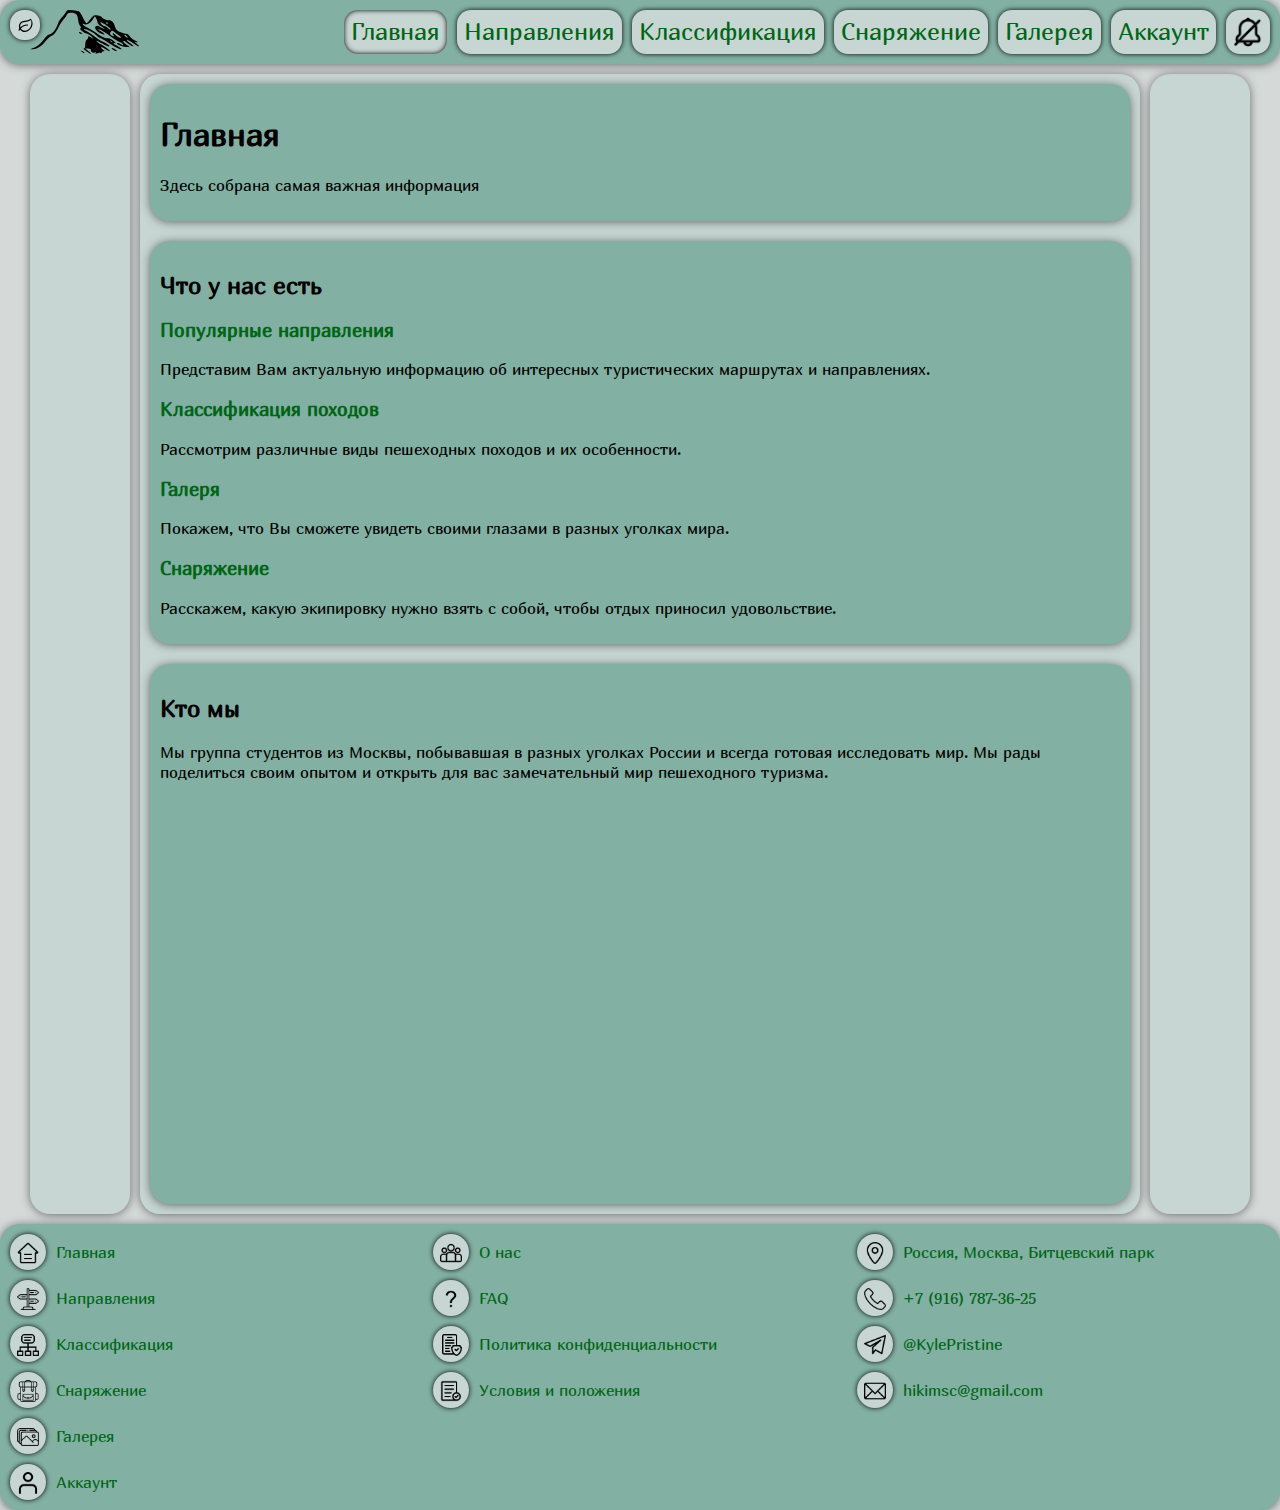
<file: index.html>
<!DOCTYPE html>
<html lang="ru">
    <head>
        <meta name="viewport" content="width=device-width, height=device-height, initial-scale=1.0">
        <meta charset="utf-8">
        <title>Пешеходный туризм — Главная</title>
        <link rel="icon" href="images/main/shortcut_icon_mountain.svg"> <!--Фавикон-->
        <link rel="stylesheet" href="css/style.css"> <!--Основной scc-->
    </head>
    <body>
        <img class="button" id="leaves-toggle" src="images/main/leaf.svg">
        <header>
            <img class="header-logo" src="images/main/shortcut_icon_mountain.svg">
            <button id="menu-button" class="button"><img class="header-menu-img" src="images/main/menu-icon.png"></button>
            <nav>
                <a class="button pressed" href="#top"><span class="header-menu-desc">Главная</span><img class="header-menu-img" src="images/main/home_icon.png"></a>
                <a class="button" href="directions.html"><span class="header-menu-desc">Направления</span><img class="header-menu-img" src="images/main/directions_icon.png"></a>
                <a class="button" href="classify.html"><span class="header-menu-desc">Классификация</span><img class="header-menu-img" src="images/main/classify_icon.png"></a>
                <a class="button" href="equipment.html"><span class="header-menu-desc">Снаряжение</span><img class="header-menu-img" src="images/main/equipment_icon.png"></a>
                <a class="button" href="gallery.html"><span class="header-menu-desc">Галерея</span><img class="header-menu-img" src="images/main/gallery_icon.png"></a>
                <a class="button" href="accuont.html"><span class="header-menu-desc">Аккаунт</span><img class="header-menu-img" src="images/main/account_icon.png"></a>
            </nav>
            <button id="noties-button" class="button"><img class="header-menu-img" src="images/main/noties_icon.png"></button>
            <div class="noties">
            </div>
        </header>

        <div class="left-bar">
        </div>

        <main>
            <section>
                <h1>Главная</h1>
                <p>Здесь собрана самая важная информация</p>
            </section>

            <section>
                <h2>Что у нас есть</h2>

                <h3><a href="directions.html" style=>Популярные направления</a></h3>
                <p>Представим Вам актуальную информацию об интересных туристических маршрутах и направлениях.</p>

                <h3><a href="classify.html" style=>Классификация походов</a></h3>
                <p>Рассмотрим различные виды пешеходных походов и их особенности.</p>

                <h3><a href="gallery.html">Галеря</a></h3>
                <p>Покажем, что Вы сможете увидеть своими глазами в разных уголках мира.</p>

                <h3><a href="equipment.html">Снаряжение</a></h3>
                <p>Расскажем, какую экипировку нужно взять с собой, чтобы отдых приносил удовольствие.</p>
            </section>

            <section id="about">
                <h2>Кто мы</h2>

                <p>Мы группа студентов из Москвы, побывавшая в разных уголках России и всегда готовая исследовать мир. 
                    Мы рады поделиться своим опытом и открыть для вас замечательный мир пешеходного туризма.</p>
                
                    <iframe src="https://www.google.com/maps/embed?pb=!1m18!1m12!1m3!1d3786.782609514928!2d37.567333022281126!3d55.64317390042353!2m3!1f0!2f0!3f0!3m2!1i1024!2i768!4f13.1!3m3!1m2!1s0x414ab379e23ab1b5%3A0xe0379a6993a1da2a!2z0J_QvtC70Y_QvdCwIGMg0LHQtdGB0LXQtNC60LDQvNC4INC80LDQvdCz0LDQuyBhY3Rpdml0eQ!5e0!3m2!1sru!2sru!4v1698655251243!5m2!1sru!2sru" width="100%" height="392" style="border:0;" allowfullscreen="" loading="lazy" referrerpolicy="no-referrer-when-downgrade"></iframe>
            </section>
        </main>

        <div class="right-bar">
        </div>

        <footer>
            <div class="footer-list">
                <a href="index.html#top"><div class="button footer-button"><img class="footer-icon" src="images/main/home_icon.png"></div>Главная</a>
                <a href="directions.html"><div class="button footer-button"><img class="footer-icon" src="images/main/directions_icon.png"></div>Направления</a>
                <a href="classify.html"><div class="button footer-button"><img class="footer-icon" src="images/main/classify_icon.png"></div>Классификация</a>
                <a href="equipment.html"><div class="button footer-button"><img class="footer-icon" src="images/main/equipment_icon.png"></div>Снаряжение</a>
                <a href="gallery.html"><div class="button footer-button"><img class="footer-icon" src="images/main/gallery_icon.png"></div>Галерея</a>
                <a href="accuont.html"><div class="button footer-button"><img class="footer-icon" src="images/main/account_icon.png"></div>Аккаунт</a>
            </div>
            <div class="footer-list">
                <a href="index.html#about"><div class="button footer-button"><img class="footer-icon" src="images/main/about_icon.png"></div>О нас</a>
                <a><div class="button footer-button"><img class="footer-icon" src="images/main/faq_icon.png"></div>FAQ</a>
                <a><div class="button footer-button"><img class="footer-icon" src="images/main/privacy_policy_icon.png"></div>Политика конфиденциальности</a>
                <a><div class="button footer-button"><img class="footer-icon" src="images/main/terms_and_conditions_icon.png"></div>Условия и положения</a>
            </div>
            <div class="footer-list">
                <a><div class="button footer-button"><img class="footer-icon" src="images/main/map_icon.png"></div>Россия, Москва, Битцевский парк</a>
                <a href="tel:89167873625"><div class="button footer-button"><img class="footer-icon" src="images/main/cell_icon.png"></div>+7 (916) 787-36-25</a>
                <a href="https://t.me/KylePristine"><div class="button footer-button"><img class="footer-icon" src="images/main/telegram_icon.png"></div>@KylePristine</a>
                <a href="mailto:hikimsc@gmail.com"><div class="button footer-button"><img  class="footer-icon" src="images/main/email_icon.png"></div>hikimsc@gmail.com</a>
            </div>
        </footer>

        <script src="js/show-menu.js"></script>
        <script src="js/show-noties.js"></script>
        <script src="js/leaf-trace.js"></script>
    </body>
</html>
</file>
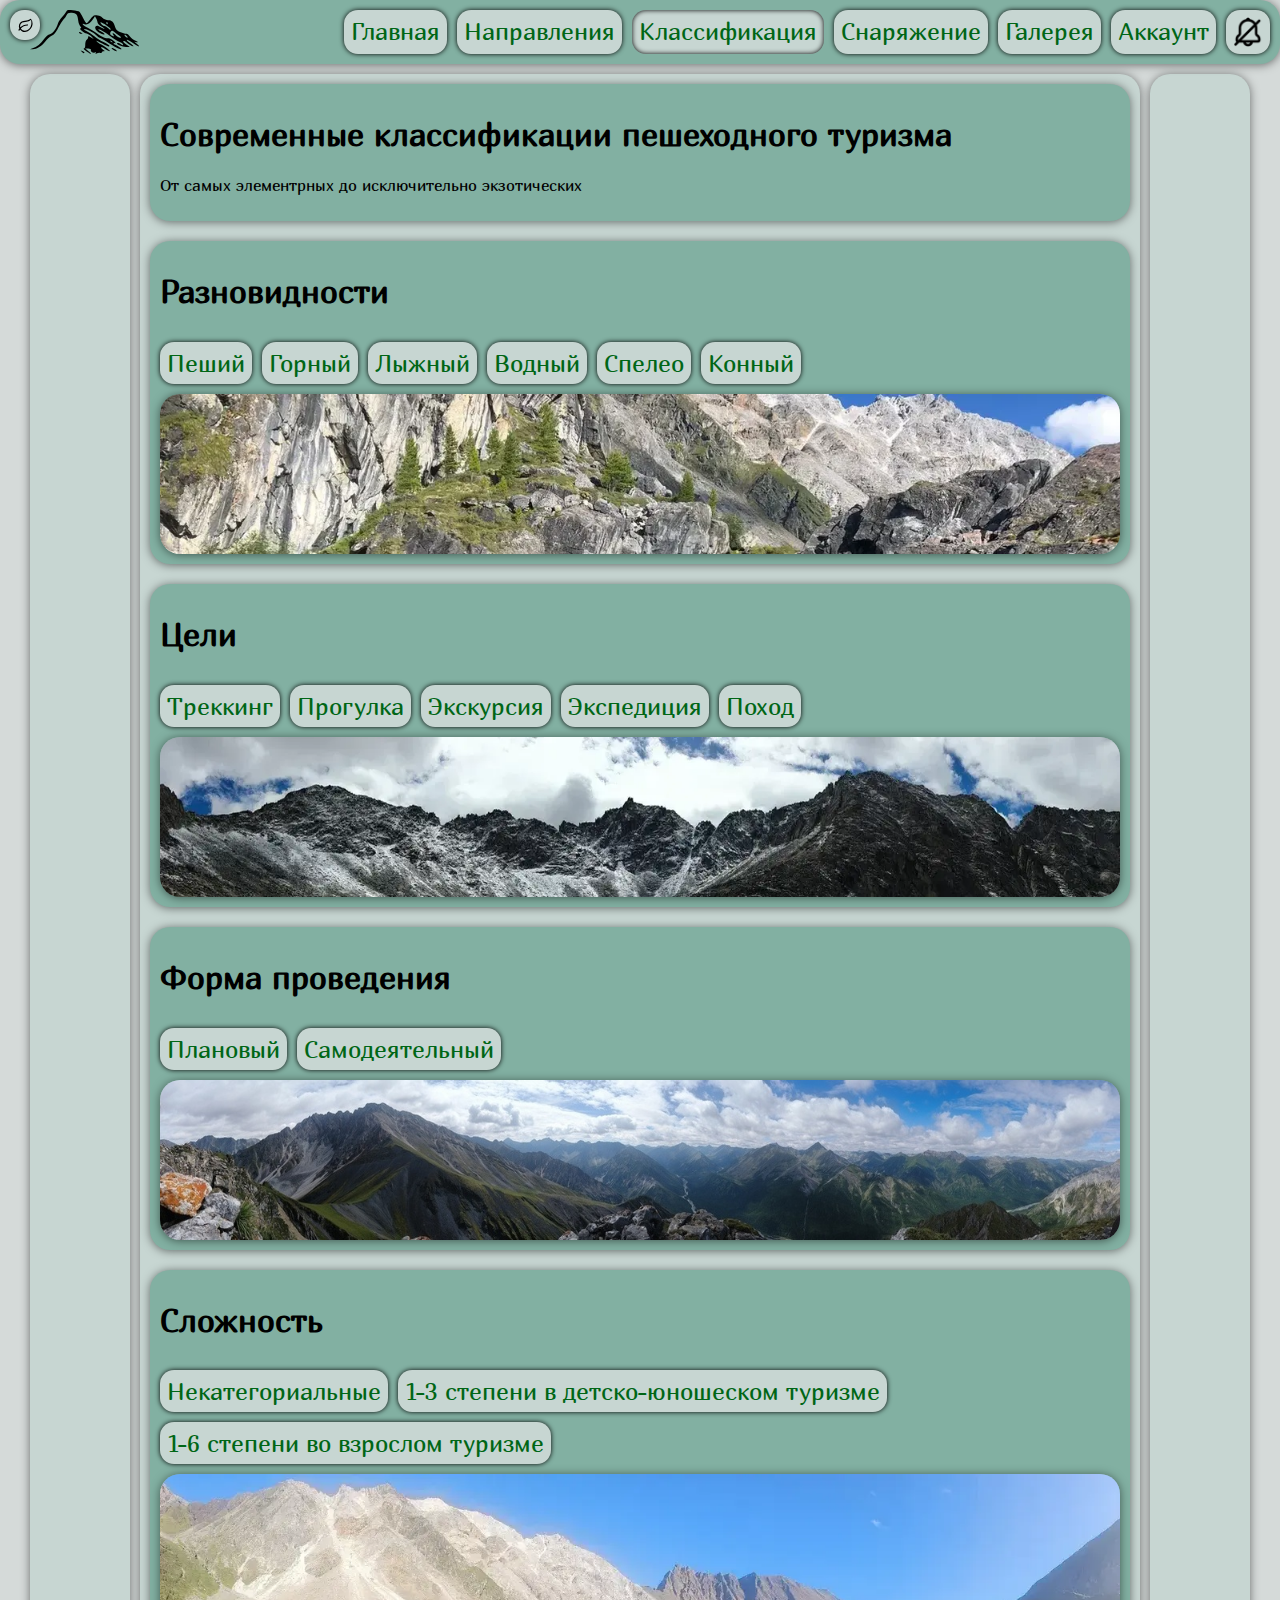
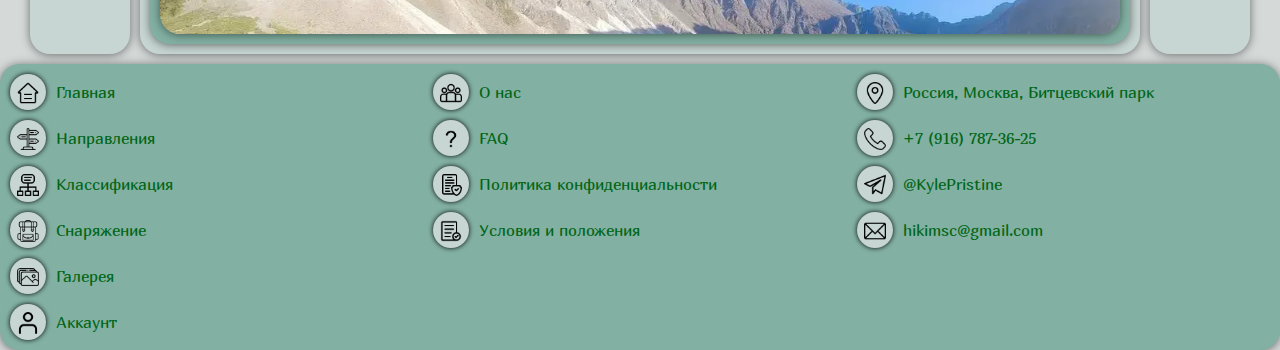
<file: classify.html>
<!DOCTYPE html>
<html lang="ru">
    <head>
        <meta name="viewport" content="width=device-width, height=device-height, initial-scale=1.0">
        <meta charset="utf-8">
        <title>Пешеходный туризм — Классификация</title>
        <link rel="icon" href="images/main/shortcut_icon_mountain.svg"> <!--Фавикон-->
        <link rel="stylesheet" href="css/classify-style.css"> <!--scc классификации-->
    </head>
    <body>
        <img class="button" id="leaves-toggle" src="images/main/leaf.svg">
        <header>
            <img class="header-logo" src="images/main/shortcut_icon_mountain.svg">
            <button id="menu-button" class="button"><img class="header-menu-img" src="images/main/menu-icon.png"></button>
            <nav>
                <a class="button" href="index.html"><span class="header-menu-desc">Главная</span><img class="header-menu-img" src="images/main/home_icon.png"></a>
                <a class="button" href="directions.html"><span class="header-menu-desc">Направления</span><img class="header-menu-img" src="images/main/directions_icon.png"></a>
                <a class="button pressed" href="#top"><span class="header-menu-desc">Классификация</span><img class="header-menu-img" src="images/main/classify_icon.png"></a>
                <a class="button" href="equipment.html"><span class="header-menu-desc">Снаряжение</span><img class="header-menu-img" src="images/main/equipment_icon.png"></a>
                <a class="button" href="gallery.html"><span class="header-menu-desc">Галерея</span><img class="header-menu-img" src="images/main/gallery_icon.png"></a>
                <a class="button" href="accuont.html"><span class="header-menu-desc">Аккаунт</span><img class="header-menu-img" src="images/main/account_icon.png"></a>
            </nav>
            <button id="noties-button" class="button"><img class="header-menu-img" src="images/main/noties_icon.png"></button>
            <div class="noties">
            </div>
        </header>

        <div class="left-bar">
        </div>
        
        <main>
            <section>
                <h1>Современные классификации пешеходного туризма</h1>
                <p>От самых элементрных до исключительно экзотических</p>
            </section>

            <section class="classify-container">
                <h1>Разновидности</h1>
                <div class="classify-list">
                    <button class="button classify-button">
                        Пеший
                        <div class="classify-desc">На своих ногах.</div>
                    </button>
                    
                    <button class="button classify-button">
                        Горный
                        <div class="classify-desc">В скалолазном снаряжении.</div>
                    </button>

                    <button class="button classify-button">
                        Лыжный
                        <div class="classify-desc">На лыжах. И не обязательно зимой.</div>
                    </button>

                    <button class="button classify-button">
                        Водный
                        <div class="classify-desc">На байдарках или катамаранах.</div>
                    </button>

                    <button class="button classify-button">
                        Спелео
                        <div class="classify-desc">В пещерах.</div>
                    </button>

                    <button class="button classify-button">
                        Конный
                        <div class="classify-desc">На конях.</div>
                    </button>
                </div>
                <img class="classify-img" src="images/classify/classify1.jpg">
            </section>

            <section class="classify-container">
                <h1>Цели</h1>
                <div class="classify-list">
                    <button class="button classify-button">
                        Треккинг
                        <div class="classify-desc">Туристическое путешествие пешком в местах, где отсутствуют современные виды транспорта, с целью осмотра природных и культурных достопримечательностей. Иначе говоря, это самодеятельный пеший поход в горах самоцелью которого не является преодоление естественных препятствий.</div>
                    </button>
                    
                    <button class="button classify-button">
                        Прогулка
                        <div class="classify-desc">Передвижение на местности с познавательной, оздоровительной целью, закаливание организма. В зависимости от времени года и подготовленность человека, прогулки могут быть пешие, лыжные, велосипедные, лодочные. Это самая простая и доступная кратковременная форма туризма.</div>
                    </button>

                    <button class="button classify-button">
                        Экскурсия
                        <div class="classify-desc">Коллективное посещение определённых объектов с познавательной или научной целью. Экскурсии также преследуют цель расширения кругозора, общего культурного развития человека.</div>
                    </button>

                    <button class="button classify-button">
                        Экспедиция
                        <div class="classify-desc">Организованное многодневное в малоисследованный район, которое осуществляется со специальными исследовательскими целями.</div>
                    </button>

                    <button class="button classify-button">
                        Поход
                        <div class="classify-desc">Путешествие с активным способом передвижения в отдалённых от места жительства районах, осуществляемое с образовательной, оздоровительной, спортивной, исследовательской целью. Это групповое или индивидуальное мероприятие, связанное с перемещением по некому маршруту в рекреационных целях.</div>
                    </button>
                </div>
                <img class="classify-img" src="images/classify/classify2.jpg">
            </section>

            <section class="classify-container">
                <h1>Форма проведения</h1>
                <div class="classify-list">
                    <button class="button classify-button">
                        Плановый
                        <div class="classify-desc">При плановым туризме участники похода двигаются по заранее намеченному маршруту, который включает в себя гостиницы или турбазы, где им предоставляют ночлег, питание, экскурсионное обслуживание.</div>
                    </button>
                    
                    <button class="button classify-button">
                        Cамодеятельный
                        <div class="classify-desc">В самодеятельном туризме путешествие строится целиком или частично на самообслуживании. Туристы сами намечают маршрут и способ передвижения, обеспечивают себе питание, ночлег и места отдыха, намечают объекты для осмотра. Им самим приходиться оборудовать лагерные стоянки, собирать топливо для костров, готовить еду и преодолевать препятствия в пути.</div>
                    </button>
                </div>
                <img class="classify-img" src="images/classify/classify3.jpg">
            </section>

            <section class="classify-container">
                <h1>Сложность</h1>
                <div class="classify-list">
                    <button class="button classify-button">
                        Некатегориальные
                        <div class="classify-desc">Походы выходного дня – один или два дня.</div>
                    </button>
                    
                    <button class="button classify-button">
                        1-3 степени в детско-юношеском туризме
                        <div class="classify-desc">Походы длятся от 3 до 8 дней с протяженностью до 75 километров.</div>
                    </button>

                    <button class="button classify-button">
                        1-6 степени во взрослом туризме
                        <div class="classify-desc">Сложные, требующие подготовки и дополнительного снаряжения походы.</div>
                    </button>
                </div>
                <img class="classify-img" src="images/classify/classify4.jpg">
            </section>
            
        </main>
            
        <div class="right-bar">
        </div>

        <footer>
            <div class="footer-list">
                <a href="index.html#top"><div class="button footer-button"><img class="footer-icon" src="images/main/home_icon.png"></div>Главная</a>
                <a href="directions.html"><div class="button footer-button"><img class="footer-icon" src="images/main/directions_icon.png"></div>Направления</a>
                <a href="classify.html"><div class="button footer-button"><img class="footer-icon" src="images/main/classify_icon.png"></div>Классификация</a>
                <a href="equipment.html"><div class="button footer-button"><img class="footer-icon" src="images/main/equipment_icon.png"></div>Снаряжение</a>
                <a href="gallery.html"><div class="button footer-button"><img class="footer-icon" src="images/main/gallery_icon.png"></div>Галерея</a>
                <a href="accuont.html"><div class="button footer-button"><img class="footer-icon" src="images/main/account_icon.png"></div>Аккаунт</a>
            </div>
            <div class="footer-list">
                <a href="index.html#about"><div class="button footer-button"><img class="footer-icon" src="images/main/about_icon.png"></div>О нас</a>
                <a><div class="button footer-button"><img class="footer-icon" src="images/main/faq_icon.png"></div>FAQ</a>
                <a><div class="button footer-button"><img class="footer-icon" src="images/main/privacy_policy_icon.png"></div>Политика конфиденциальности</a>
                <a><div class="button footer-button"><img class="footer-icon" src="images/main/terms_and_conditions_icon.png"></div>Условия и положения</a>
            </div>
            <div class="footer-list">
                <a><div class="button footer-button"><img class="footer-icon" src="images/main/map_icon.png"></div>Россия, Москва, Битцевский парк</a>
                <a href="tel:89167873625"><div class="button footer-button"><img class="footer-icon" src="images/main/cell_icon.png"></div>+7 (916) 787-36-25</a>
                <a href="https://t.me/KylePristine"><div class="button footer-button"><img class="footer-icon" src="images/main/telegram_icon.png"></div>@KylePristine</a>
                <a href="mailto:hikimsc@gmail.com"><div class="button footer-button"><img  class="footer-icon" src="images/main/email_icon.png"></div>hikimsc@gmail.com</a>
            </div>
        </footer>

        <script src="js/show-menu.js"></script>
        <script src="js/show-noties.js"></script>
        <script src="js/leaf-trace.js"></script>
        <script src="js/classify-animation.js"></script>
    </body>
</html>
</file>
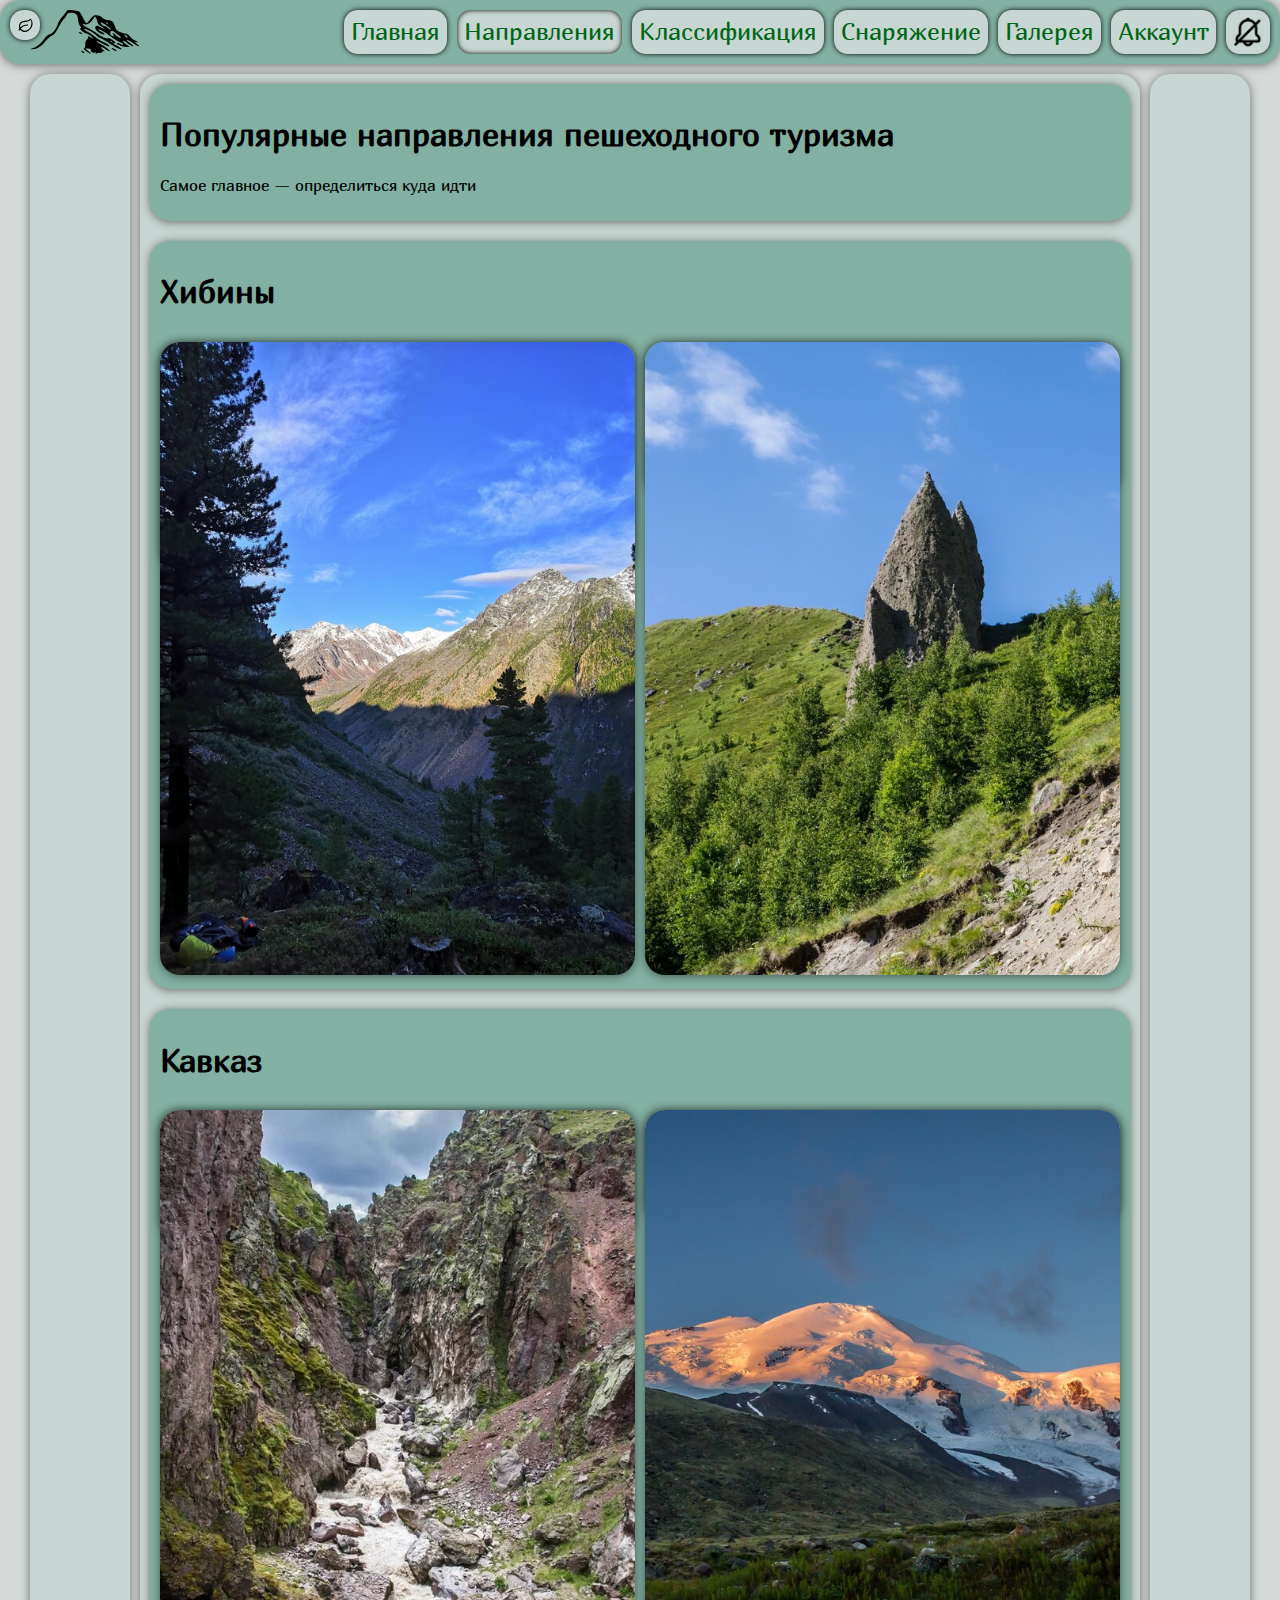
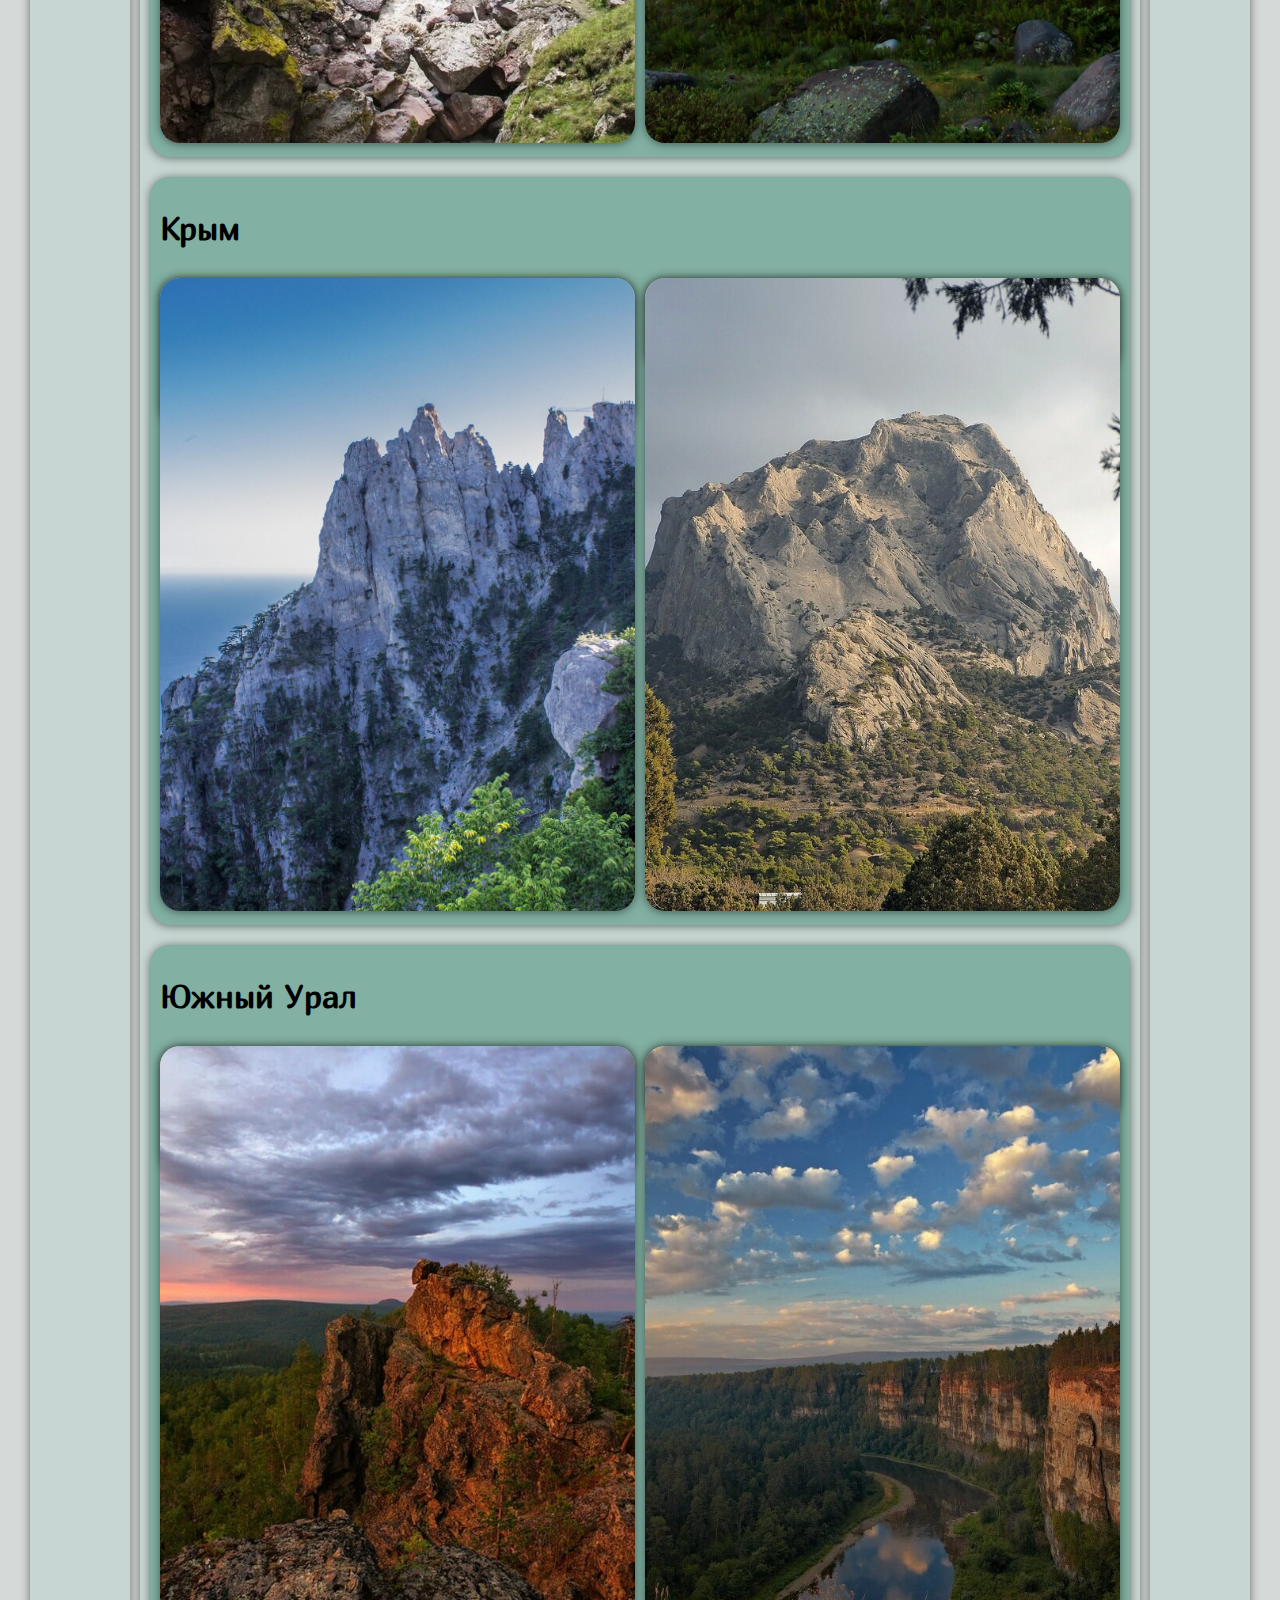
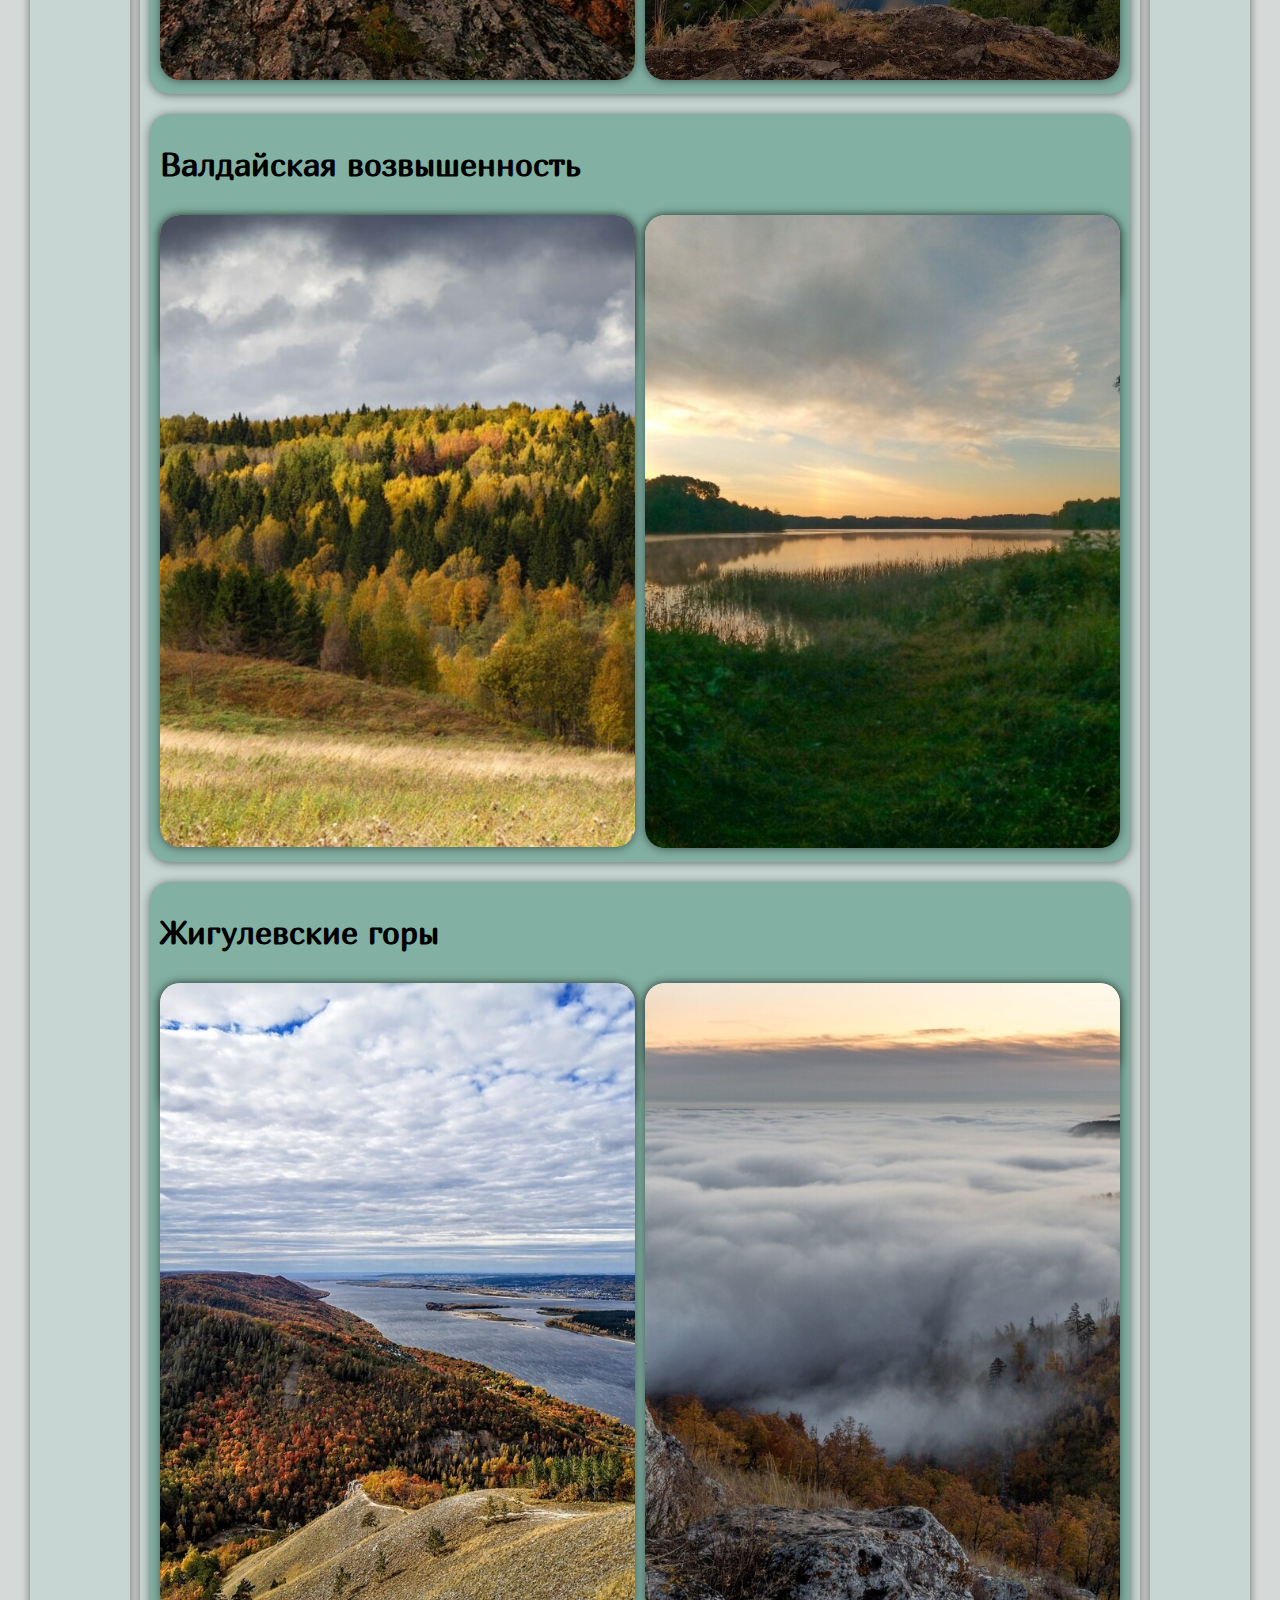
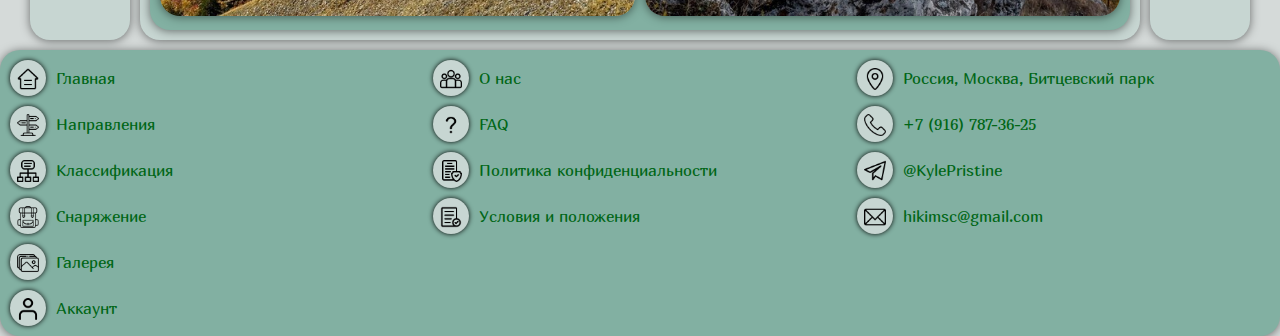
<file: directions.html>
<!DOCTYPE html>
<html lang="ru">
    <head>
        <meta name="viewport" content="width=device-width, height=device-height, initial-scale=1.0">
        <meta charset="utf-8">
        <title>Пешеходный туризм — Направления</title>
        <link rel="icon" href="images/main/shortcut_icon_mountain.svg"> <!--Фавикон-->
        <link rel="stylesheet" href="css/directions-style.css"> <!--css направлений-->
    </head>
    <body>
        <img class="button" id="leaves-toggle" src="images/main/leaf.svg">
        <header>
            <img class="header-logo" src="images/main/shortcut_icon_mountain.svg">
            <button id="menu-button" class="button"><img class="header-menu-img" src="images/main/menu-icon.png"></button>
            <nav>
                <a class="button" href="index.html"><span class="header-menu-desc">Главная</span><img class="header-menu-img" src="images/main/home_icon.png"></a>
                <a class="button pressed" href="#top"><span class="header-menu-desc">Направления</span><img class="header-menu-img" src="images/main/directions_icon.png"></a>
                <a class="button" href="classify.html"><span class="header-menu-desc">Классификация</span><img class="header-menu-img" src="images/main/classify_icon.png"></a>
                <a class="button" href="equipment.html"><span class="header-menu-desc">Снаряжение</span><img class="header-menu-img" src="images/main/equipment_icon.png"></a>
                <a class="button" href="gallery.html"><span class="header-menu-desc">Галерея</span><img class="header-menu-img" src="images/main/gallery_icon.png"></a>
                <a class="button" href="accuont.html"><span class="header-menu-desc">Аккаунт</span><img class="header-menu-img" src="images/main/account_icon.png"></a>
            </nav>
            <button id="noties-button" class="button"><img class="header-menu-img" src="images/main/noties_icon.png"></button>
            <div class="noties">
            </div>
        </header>

        <div class="left-bar">
        </div>
                
        <main>
            <section>
                <h1>Популярные направления пешеходного туризма</h1>
                <p>Самое главное — определиться куда идти</p>
            </section>

            <section class="direction-container">
                <h1 class="direction-title">Хибины</h1>
                <div class="direction-desc">
                    <img class="direction-img" src="images/directions/Khibiny.jpg">
                    <div class="direction-text">
                        <p>Район небольшой и поэтому все маршруты имеют кольцевой или почти кольцевой характер. В зависимости от возраста детей и опыта взрослых можно делать маршруты различной сложности.</p>
                        <p>Красивые невысокие горы, своеобразная заполярная природа. Относительно несложные перевалы, небольшая удаленность от цивилизации, много удобных мест для стоянки, есть возможность стоять базовым лагерем и делать радиальные выходы.</p>
                    </div>
                </div>
                <div class="direction-subdesc">
                    <img class="direction-img" src="images/directions/KhibinySub.jpg">
                    <div class="direction-text">
                        <p>Очень переменчивая погода, местами очень много мошки. Тщательнее готовьте маршрут в соответствии со своими силами, перед первым посещением района важно внимательно ознакомится с отчетами о походах пройденных в этом районе в. В некоторых местах могут быть проблемы с дровами.</p>
                    </div>
                </div>
            </section>

            <section class="direction-container">
                <h1 class="direction-title">Кавказ</h1>
                <div class="direction-desc">
                    <img class="direction-img" src="images/directions/CaucasusSub.jpg">
                    <div class="direction-text">
                        <p>Много лесных дорог и троп. Можно разработать множество интересных и несложных маршрутов.</p>
                        <p>Живописные невысокие лесистые горы. На речках и ручьях много красивых водопадов. Древние дольмены.</p>
                    </div>
                </div>
                <div class="direction-subdesc">
                    <img class="direction-img" src="images/directions/Caucasus.jpg">
                    <div class="direction-text">
                        <p>В мае и начале лета погода может резко измениться, и возможны продолжительные дожди и холодные туманы. В мае в лесу много клещей. В часто посещаемых туристами местах могут быть проблемы с хорошими стоянками.</p>
                    </div>
                </div>
            </section>

            <section class="direction-container">
                <h1 class="direction-title">Крым</h1>
                <div class="direction-desc">
                    <img class="direction-img" src="images/directions/Crimea.jpg">
                    <div class="direction-text">
                        <p>Район богат на интересные маршруты, в том числе несложные.</p>
                        <p>Уникальный климат, многочислен-ные исторические памятники, интересные природные объекты. Множество стоянок.</p>
                    </div>
                </div>
                <div class="direction-subdesc">
                    <img class="direction-img" src="images/directions/CrimeaSub.jpg">
                    <div class="direction-text">
                        <p>Поборы местных лесников, также возможны проблемы с водой и дровами могут быть проблемы с хорошими стоянками.</p>
                    </div>
                </div>
            </section>

            <section class="direction-container">
                <h1 class="direction-title">Южный Урал</h1>
                <div class="direction-desc">
                    <img class="direction-img" src="images/directions/Ural.jpg">
                    <div class="direction-text">
                        <p>Много лесных дорог и троп.</p>
                        <p>Красивые горные пейзажи, «каменные реки», «альпийские луга». Преобладает хорошая погода. Также много стоянок.</p>
                    </div>
                </div>
                <div class="direction-subdesc">
                    <img class="direction-img" src="images/directions/UralSub.jpg">
                    <div class="direction-text">
                        <p>Маршруты достаточно протяженные. Могут возникнуть и трудности в ориентировании.</p>
                    </div>
                </div>
            </section>

            <section class="direction-container">
                <h1 class="direction-title">Валдайская возвышенность</h1>
                <div class="direction-desc">
                    <img class="direction-img" src="images/directions/Valdai.jpg">
                    <div class="direction-text">
                        <p>Обилие лесных дорог, троп, которые часто имеют броды через многочисленные ручьи и речушки.</p>
                        <p>Много красивых озер и рек с чистой водой. Старинные монастыри, исторические памятники и много интересных природных объектов.</p>
                    </div>
                </div>
                <div class="direction-subdesc">
                    <img class="direction-img" src="images/directions/ValdaiSub.jpg">
                    <div class="direction-text">
                        <p>Часто встречаются заболоченные места, маршрут желательно привязывать к лесным дорогам обозначенным на карте.</p>
                    </div>
                </div>
            </section>

            <section class="direction-container">
                <h1 class="direction-title">Жигулевские горы</h1>
                <div class="direction-desc">
                    <img class="direction-img" src="images/directions/Zhiguli.jpg">
                    <div class="direction-text">
                        <p>Район удобен для кольцевых или радиальных маршрутов.</p>
                        <p>Леса, невысокие горы, красивые виды, есть скалолазные стенки, много интересных природных и исторических объектов.</p>
                    </div>
                </div>
                <div class="direction-subdesc">
                    <img class="direction-img" src="images/directions/ZhiguliSub.jpg">
                    <div class="direction-text">
                        <p>Часть территории ограничена для посещения правилами Жигулёвского заповедника и Национального парка «Самарская Лука».</p>
                    </div>
                </div>
            </section>
        </main>

        <div class="right-bar">
        </div>

        <footer>
            <div class="footer-list">
                <a href="index.html#top"><div class="button footer-button"><img class="footer-icon" src="images/main/home_icon.png"></div>Главная</a>
                <a href="directions.html"><div class="button footer-button"><img class="footer-icon" src="images/main/directions_icon.png"></div>Направления</a>
                <a href="classify.html"><div class="button footer-button"><img class="footer-icon" src="images/main/classify_icon.png"></div>Классификация</a>
                <a href="equipment.html"><div class="button footer-button"><img class="footer-icon" src="images/main/equipment_icon.png"></div>Снаряжение</a>
                <a href="gallery.html"><div class="button footer-button"><img class="footer-icon" src="images/main/gallery_icon.png"></div>Галерея</a>
                <a href="accuont.html"><div class="button footer-button"><img class="footer-icon" src="images/main/account_icon.png"></div>Аккаунт</a>
            </div>
            <div class="footer-list">
                <a href="index.html#about"><div class="button footer-button"><img class="footer-icon" src="images/main/about_icon.png"></div>О нас</a>
                <a><div class="button footer-button"><img class="footer-icon" src="images/main/faq_icon.png"></div>FAQ</a>
                <a><div class="button footer-button"><img class="footer-icon" src="images/main/privacy_policy_icon.png"></div>Политика конфиденциальности</a>
                <a><div class="button footer-button"><img class="footer-icon" src="images/main/terms_and_conditions_icon.png"></div>Условия и положения</a>
            </div>
            <div class="footer-list">
                <a><div class="button footer-button"><img class="footer-icon" src="images/main/map_icon.png"></div>Россия, Москва, Битцевский парк</a>
                <a href="tel:89167873625"><div class="button footer-button"><img class="footer-icon" src="images/main/cell_icon.png"></div>+7 (916) 787-36-25</a>
                <a href="https://t.me/KylePristine"><div class="button footer-button"><img class="footer-icon" src="images/main/telegram_icon.png"></div>@KylePristine</a>
                <a href="mailto:hikimsc@gmail.com"><div class="button footer-button"><img  class="footer-icon" src="images/main/email_icon.png"></div>hikimsc@gmail.com</a>
            </div>
        </footer>

        <script src="js/show-menu.js"></script>
        <script src="js/show-noties.js"></script>
        <script src="js/leaf-trace.js"></script>
        <script src="js/directions-animation.js"></script>
    </body>
</html>
</file>
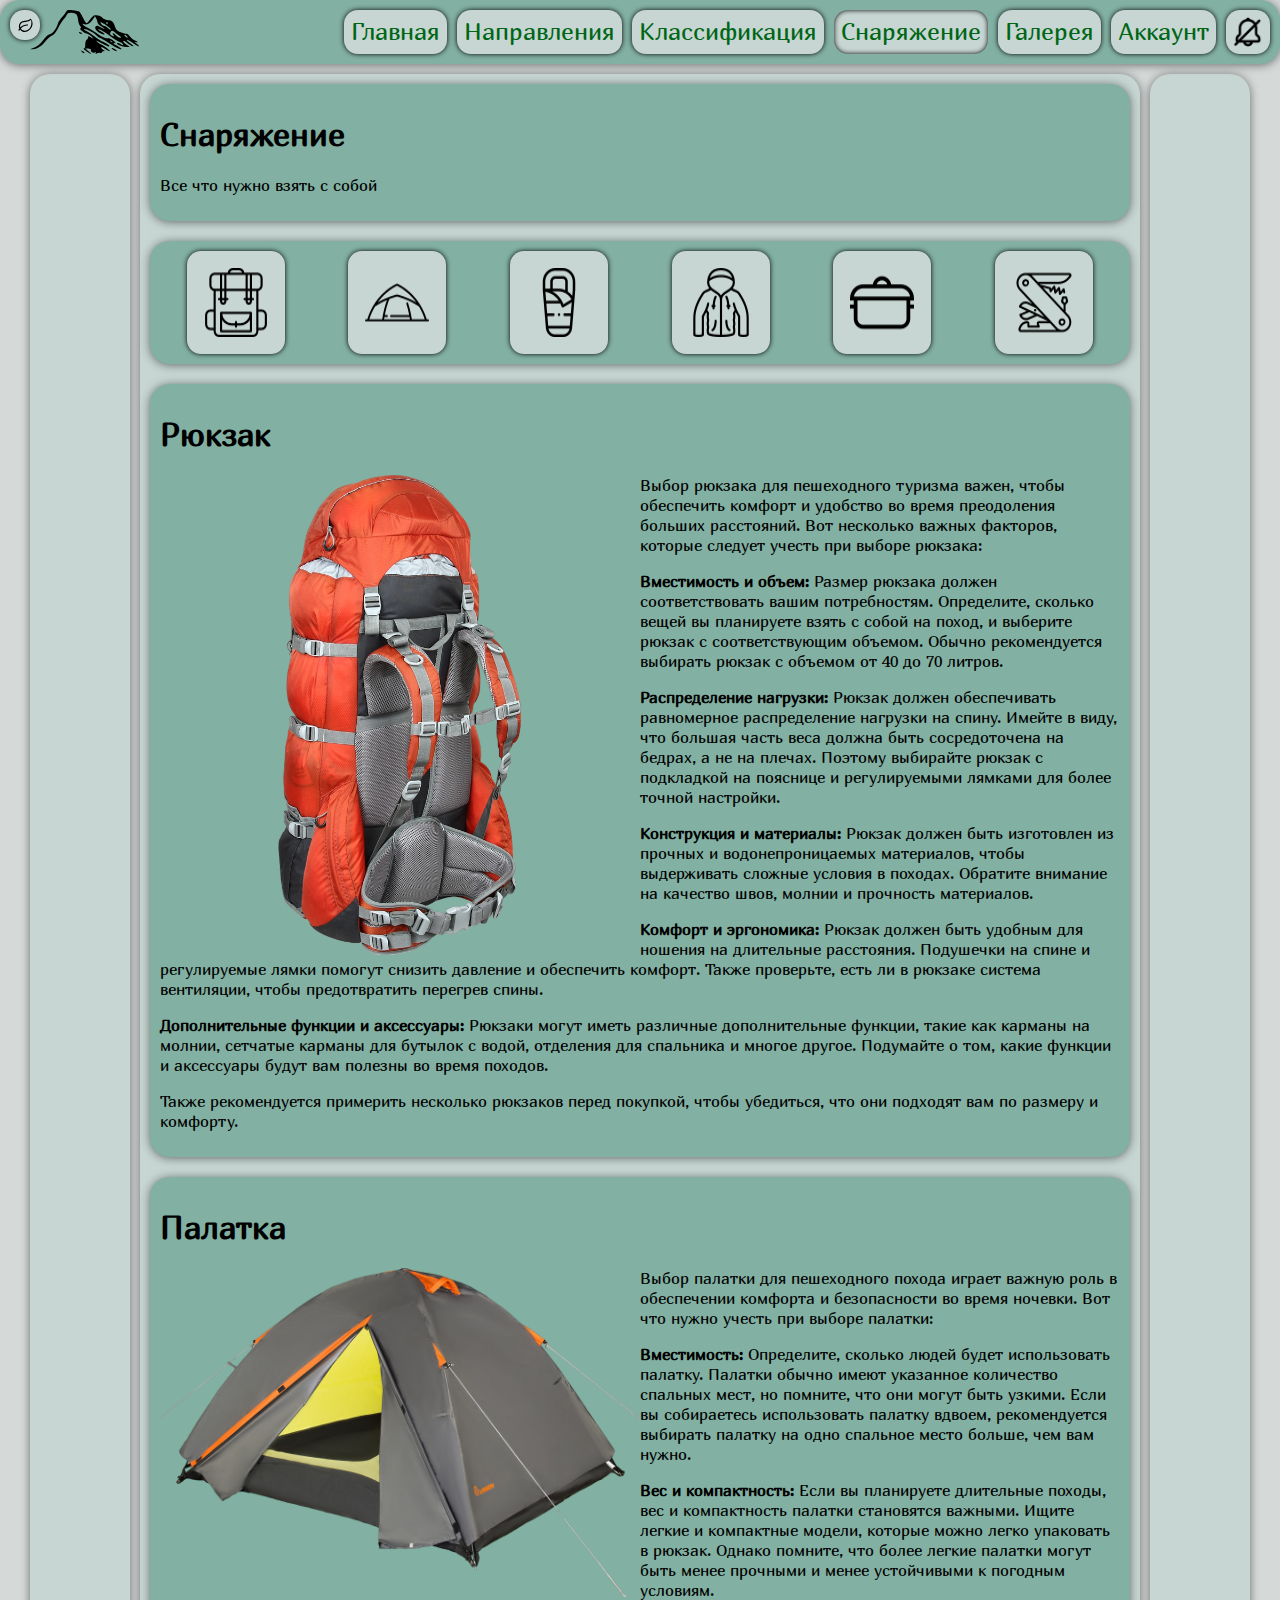
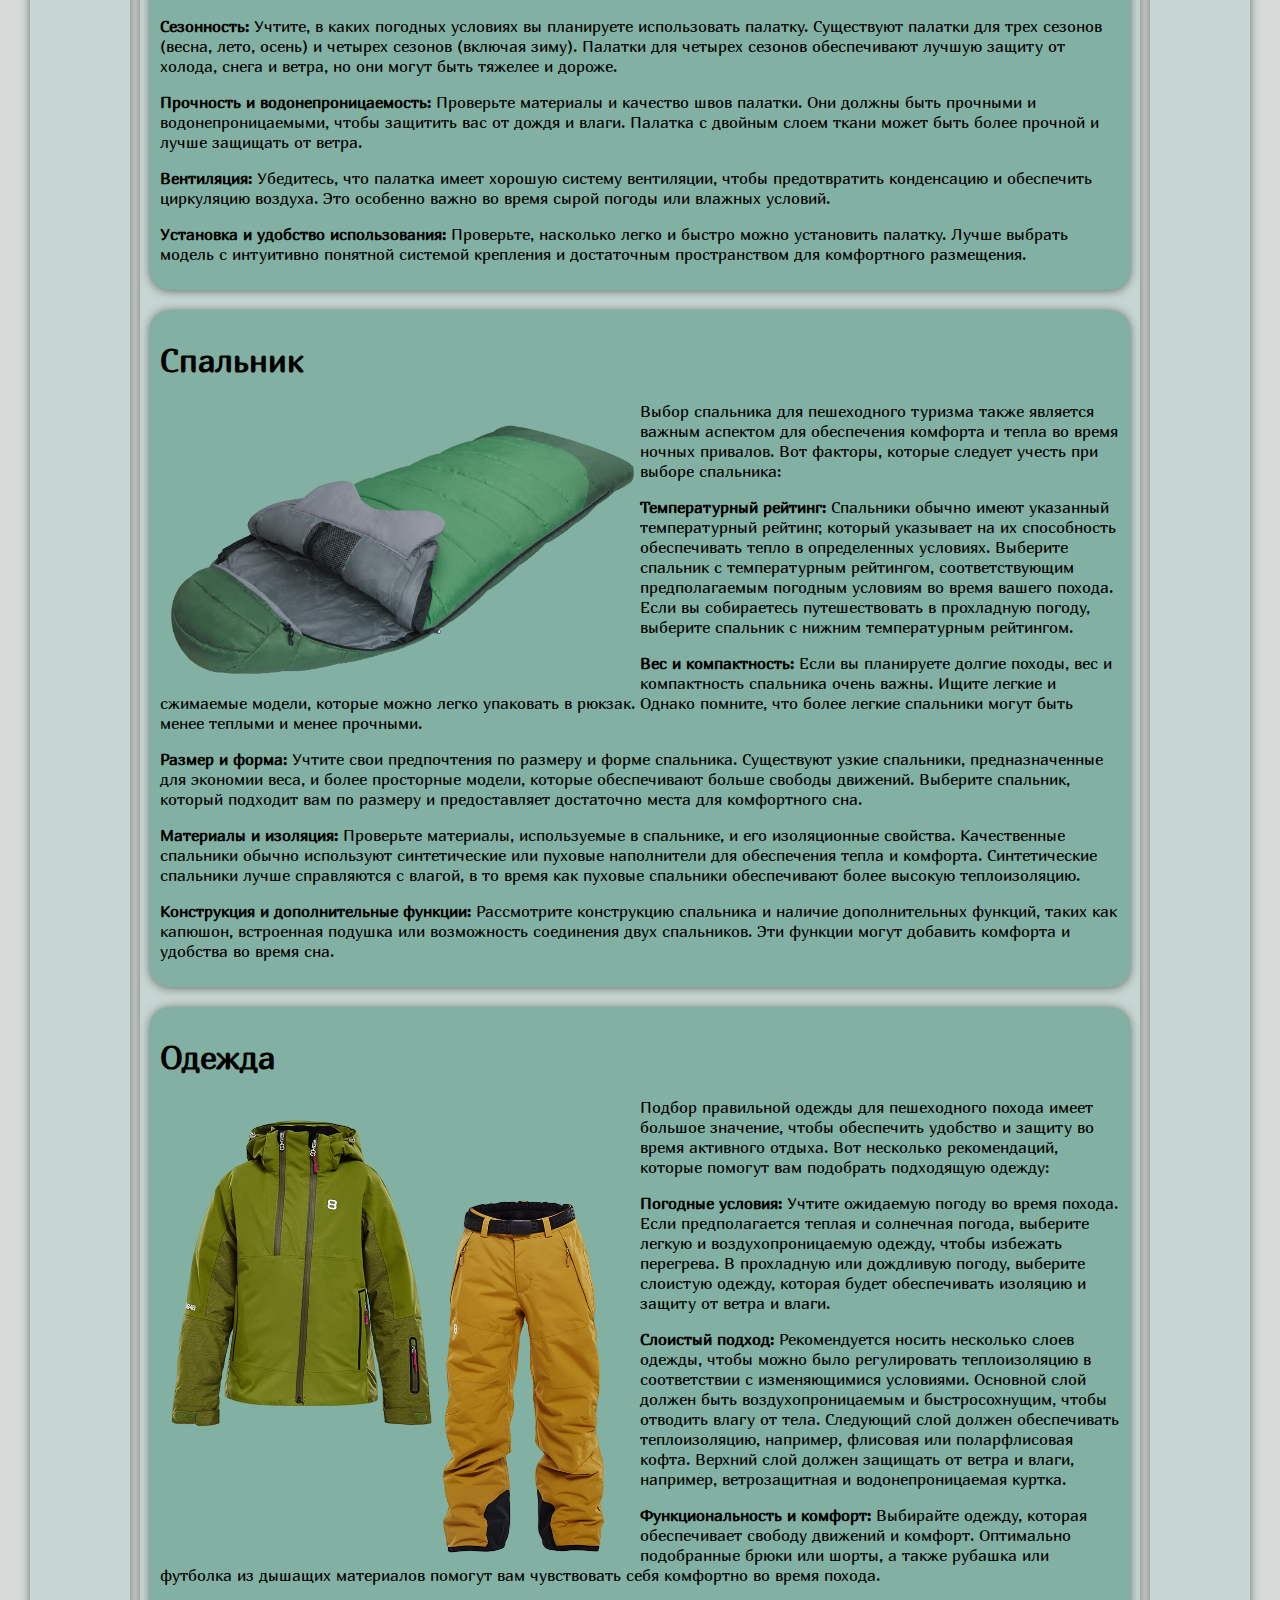
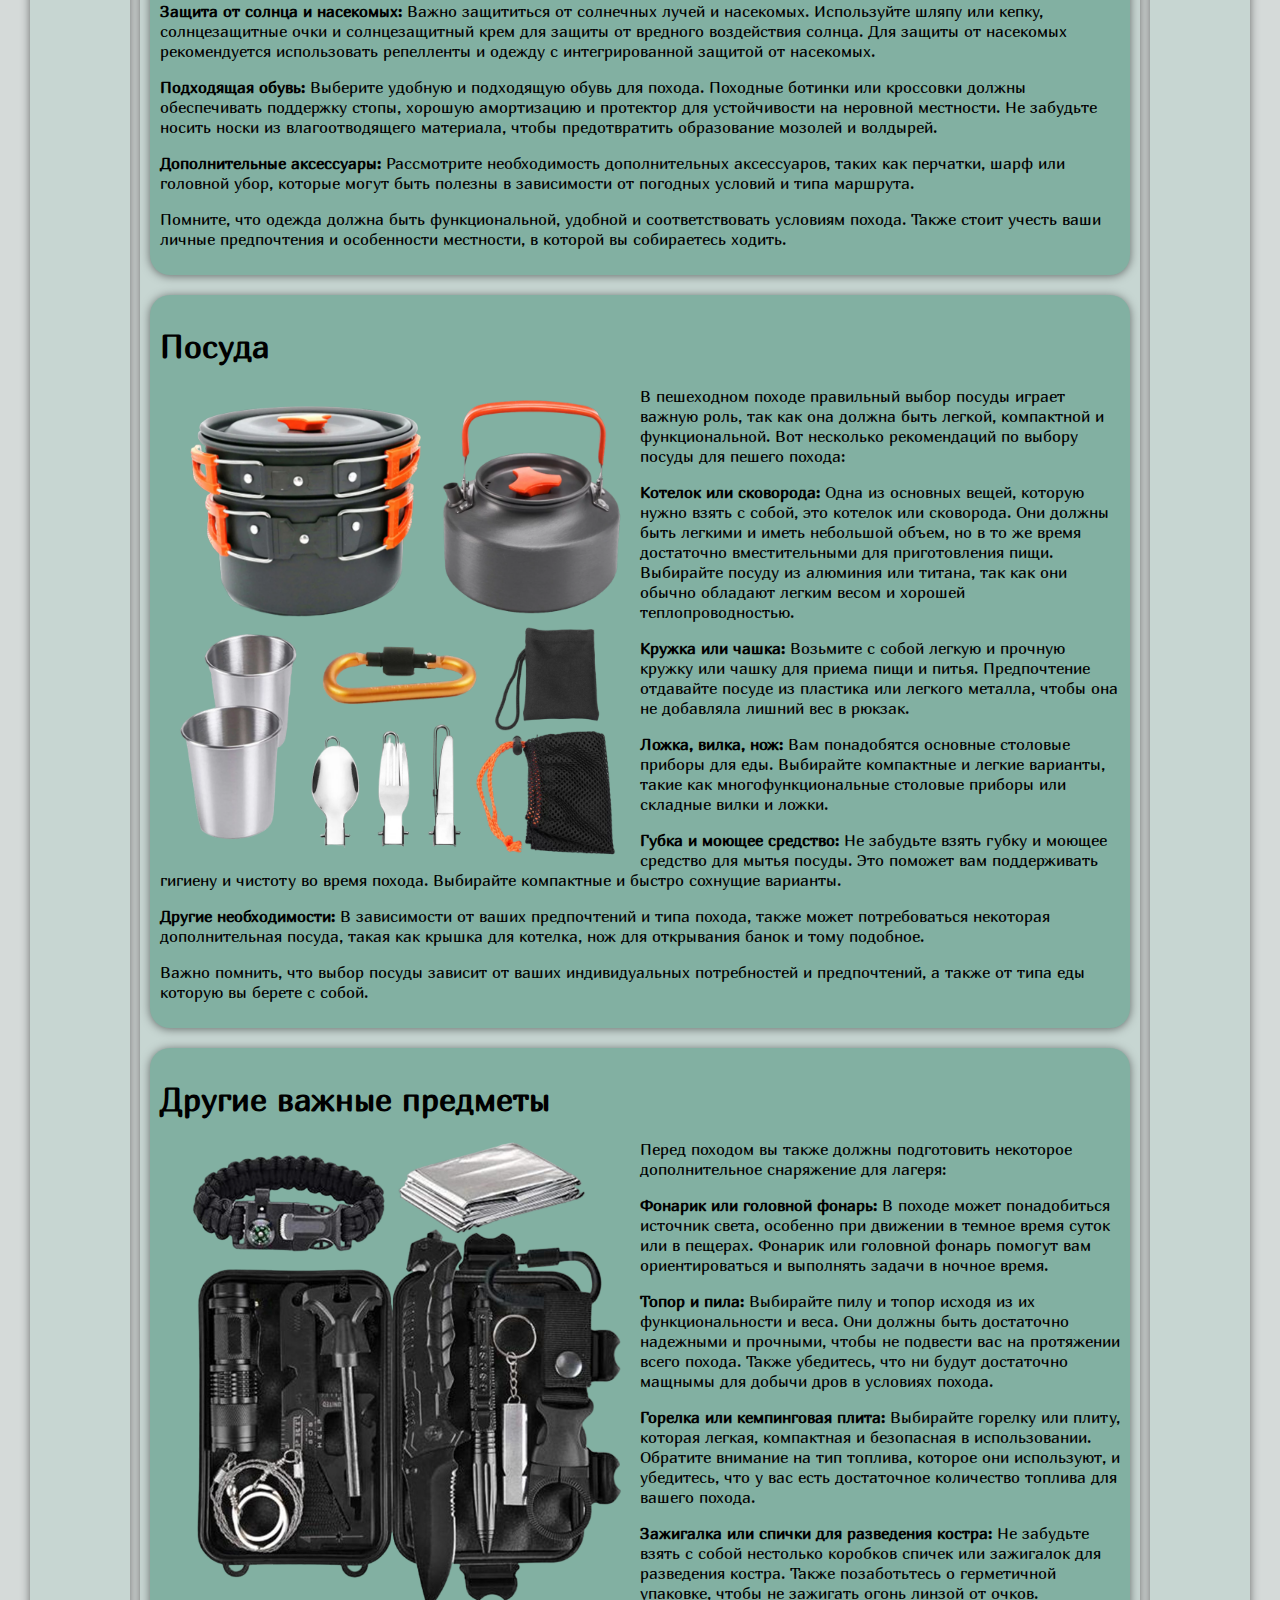
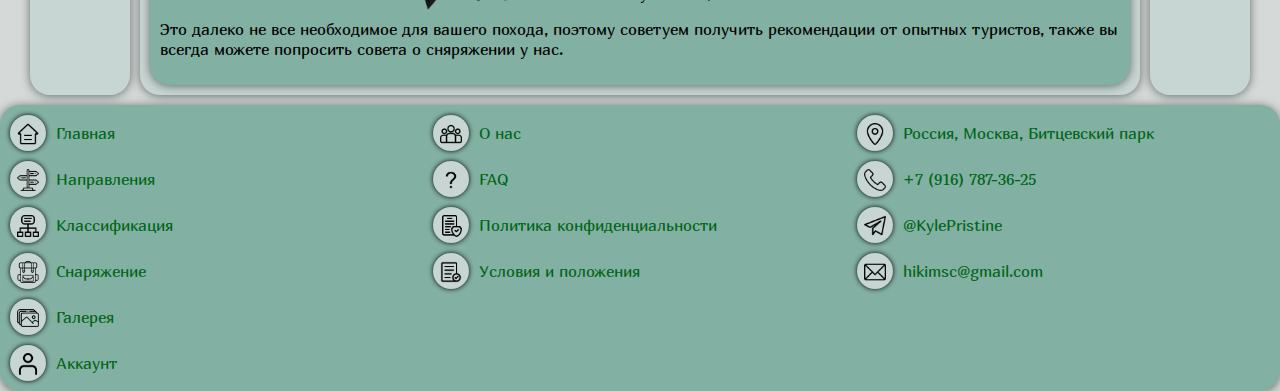
<file: equipment.html>
<!DOCTYPE html>
<html lang="ru">
    <head>
        <meta name="viewport" content="width=device-width, height=device-height, initial-scale=1.0">
        <meta charset="utf-8">
        <title>Пешеходный туризм — Снаряжение</title>
        <link rel="icon" href="images/main/shortcut_icon_mountain.svg"> <!--Фавикон-->
        <link rel="stylesheet" href="css/equipment-style.css"> <!--css снаряжения-->
    </head>
    <body>
        <img class="button" id="leaves-toggle" src="images/main/leaf.svg">
        <header>
            <img class="header-logo" src="images/main/shortcut_icon_mountain.svg">
            <button id="menu-button" class="button"><img class="header-menu-img" src="images/main/menu-icon.png"></button>
            <nav>
                <a class="button" href="index.html"><span class="header-menu-desc">Главная</span><img class="header-menu-img" src="images/main/home_icon.png"></a>
                <a class="button" href="directions.html"><span class="header-menu-desc">Направления</span><img class="header-menu-img" src="images/main/directions_icon.png"></a>
                <a class="button" href="classify.html"><span class="header-menu-desc">Классификация</span><img class="header-menu-img" src="images/main/classify_icon.png"></a>
                <a class="button pressed" href="#top"><span class="header-menu-desc">Снаряжение</span><img class="header-menu-img" src="images/main/equipment_icon.png"></a>
                <a class="button" href="gallery.html"><span class="header-menu-desc">Галерея</span><img class="header-menu-img" src="images/main/gallery_icon.png"></a>
                <a class="button" href="accuont.html"><span class="header-menu-desc">Аккаунт</span><img class="header-menu-img" src="images/main/account_icon.png"></a>
            </nav>
            <button id="noties-button" class="button"><img class="header-menu-img" src="images/main/noties_icon.png"></button>
            <div class="noties">
            </div>
        </header>

        <div class="left-bar">
        </div>
        
        <main>
            <section>
                <h1>Снаряжение</h1>
                <p>Все что нужно взять с собой</p>
            </section>
            
            <section class="equipment-menu">
                <a href="#backpack" class="button"><img class="equipment-menu-img" src="images/equipment/backpack-icon.png"></a>
                <a href="#tent" class="button"><img class="equipment-menu-img" src="images/equipment/tent-icon.png"></a>
                <a href="#bag" class="button"><img class="equipment-menu-img" src="images/equipment/bag-icon.png"></a>
                <a href="#coat" class="button"><img class="equipment-menu-img" src="images/equipment/coat-icon.png"></a>
                <a href="#crockery" class="button"><img class="equipment-menu-img" src="images/equipment/crockery-icon.png"></a>
                <a href="#other" class="button"><img class="equipment-menu-img" src="images/equipment/other-icon.png"></a>
            </section>

            <section id="backpack" class="equipment-container">
                <h1>Рюкзак</h1>
                <img class="equipment-img" src="images/equipment/backpack.png">
                <p>Выбор рюкзака для пешеходного туризма важен, чтобы обеспечить комфорт и удобство во время преодоления больших расстояний. Вот несколько важных факторов, которые следует учесть при выборе рюкзака:</p>
                <p><b>Вместимость и объем:</b> Размер рюкзака должен соответствовать вашим потребностям. Определите, сколько вещей вы планируете взять с собой на поход, и выберите рюкзак с соответствующим объемом. Обычно рекомендуется выбирать рюкзак с объемом от 40 до 70 литров.</p>
                <p><b>Распределение нагрузки:</b> Рюкзак должен обеспечивать равномерное распределение нагрузки на спину. Имейте в виду, что большая часть веса должна быть сосредоточена на бедрах, а не на плечах. Поэтому выбирайте рюкзак с подкладкой на пояснице и регулируемыми лямками для более точной настройки.</p>
                <p><b>Конструкция и материалы:</b> Рюкзак должен быть изготовлен из прочных и водонепроницаемых материалов, чтобы выдерживать сложные условия в походах. Обратите внимание на качество швов, молнии и прочность материалов.</p>
                <p><b>Комфорт и эргономика:</b> Рюкзак должен быть удобным для ношения на длительные расстояния. Подушечки на спине и регулируемые лямки помогут снизить давление и обеспечить комфорт. Также проверьте, есть ли в рюкзаке система вентиляции, чтобы предотвратить перегрев спины.</p>
                <p><b>Дополнительные функции и аксессуары:</b> Рюкзаки могут иметь различные дополнительные функции, такие как карманы на молнии, сетчатые карманы для бутылок с водой, отделения для спальника и многое другое. Подумайте о том, какие функции и аксессуары будут вам полезны во время походов.</p>
                <p>Также рекомендуется примерить несколько рюкзаков перед покупкой, чтобы убедиться, что они подходят вам по размеру и комфорту.</p>
            </section>

            <section id="tent" class="equipment-container">
                <h1>Палатка</h1>
                <img class="equipment-img" src="images/equipment/tent.png">
                <p>Выбор палатки для пешеходного похода играет важную роль в обеспечении комфорта и безопасности во время ночевки. Вот что нужно учесть при выборе палатки:</p>
                <p><b>Вместимость:</b> Определите, сколько людей будет использовать палатку. Палатки обычно имеют указанное количество спальных мест, но помните, что они могут быть узкими. Если вы собираетесь использовать палатку вдвоем, рекомендуется выбирать палатку на одно спальное место больше, чем вам нужно.</p>
                <p><b>Вес и компактность:</b> Если вы планируете длительные походы, вес и компактность палатки становятся важными. Ищите легкие и компактные модели, которые можно легко упаковать в рюкзак. Однако помните, что более легкие палатки могут быть менее прочными и менее устойчивыми к погодным условиям.</p>
                <p><b>Сезонность:</b> Учтите, в каких погодных условиях вы планируете использовать палатку. Существуют палатки для трех сезонов (весна, лето, осень) и четырех сезонов (включая зиму). Палатки для четырех сезонов обеспечивают лучшую защиту от холода, снега и ветра, но они могут быть тяжелее и дороже.</p>
                <p><b>Прочность и водонепроницаемость:</b> Проверьте материалы и качество швов палатки. Они должны быть прочными и водонепроницаемыми, чтобы защитить вас от дождя и влаги. Палатка с двойным слоем ткани может быть более прочной и лучше защищать от ветра.</p>
                <p><b>Вентиляция:</b> Убедитесь, что палатка имеет хорошую систему вентиляции, чтобы предотвратить конденсацию и обеспечить циркуляцию воздуха. Это особенно важно во время сырой погоды или влажных условий.</p>
                <p><b>Установка и удобство использования:</b> Проверьте, насколько легко и быстро можно установить палатку. Лучше выбрать модель с интуитивно понятной системой крепления и достаточным пространством для комфортного размещения.</p>
            </section>

            <section id="bag" class="equipment-container">
                <h1>Спальник</h1>
                <img class="equipment-img" src="images/equipment/bag.png">
                <p>Выбор спальника для пешеходного туризма также является важным аспектом для обеспечения комфорта и тепла во время ночных привалов. Вот факторы, которые следует учесть при выборе спальника:</p>
                <p><b>Температурный рейтинг:</b> Спальники обычно имеют указанный температурный рейтинг, который указывает на их способность обеспечивать тепло в определенных условиях. Выберите спальник с температурным рейтингом, соответствующим предполагаемым погодным условиям во время вашего похода. Если вы собираетесь путешествовать в прохладную погоду, выберите спальник с нижним температурным рейтингом.</p>
                <p><b>Вес и компактность:</b> Если вы планируете долгие походы, вес и компактность спальника очень важны. Ищите легкие и сжимаемые модели, которые можно легко упаковать в рюкзак. Однако помните, что более легкие спальники могут быть менее теплыми и менее прочными.</p>
                <p><b>Размер и форма:</b> Учтите свои предпочтения по размеру и форме спальника. Существуют узкие спальники, предназначенные для экономии веса, и более просторные модели, которые обеспечивают больше свободы движений. Выберите спальник, который подходит вам по размеру и предоставляет достаточно места для комфортного сна.</p>
                <p><b>Материалы и изоляция:</b> Проверьте материалы, используемые в спальнике, и его изоляционные свойства. Качественные спальники обычно используют синтетические или пуховые наполнители для обеспечения тепла и комфорта. Синтетические спальники лучше справляются с влагой, в то время как пуховые спальники обеспечивают более высокую теплоизоляцию.</p>
                <p><b>Конструкция и дополнительные функции:</b> Рассмотрите конструкцию спальника и наличие дополнительных функций, таких как капюшон, встроенная подушка или возможность соединения двух спальников. Эти функции могут добавить комфорта и удобства во время сна.</p>
            </section>

            <section id="coat" class="equipment-container">
                <h1>Одежда</h1>
                <img class="equipment-img" src="images/equipment/coat.png">
                <p>Подбор правильной одежды для пешеходного похода имеет большое значение, чтобы обеспечить удобство и защиту во время активного отдыха. Вот несколько рекомендаций, которые помогут вам подобрать подходящую одежду:</p>
                <p><b>Погодные условия:</b> Учтите ожидаемую погоду во время похода. Если предполагается теплая и солнечная погода, выберите легкую и воздухопроницаемую одежду, чтобы избежать перегрева. В прохладную или дождливую погоду, выберите слоистую одежду, которая будет обеспечивать изоляцию и защиту от ветра и влаги.</p>
                <p><b>Слоистый подход:</b> Рекомендуется носить несколько слоев одежды, чтобы можно было регулировать теплоизоляцию в соответствии с изменяющимися условиями. Основной слой должен быть воздухопроницаемым и быстросохнущим, чтобы отводить влагу от тела. Следующий слой должен обеспечивать теплоизоляцию, например, флисовая или поларфлисовая кофта. Верхний слой должен защищать от ветра и влаги, например, ветрозащитная и водонепроницаемая куртка.</p>
                <p><b>Функциональность и комфорт:</b> Выбирайте одежду, которая обеспечивает свободу движений и комфорт. Оптимально подобранные брюки или шорты, а также рубашка или футболка из дышащих материалов помогут вам чувствовать себя комфортно во время похода.</p>
                <p><b>Защита от солнца и насекомых:</b> Важно защититься от солнечных лучей и насекомых. Используйте шляпу или кепку, солнцезащитные очки и солнцезащитный крем для защиты от вредного воздействия солнца. Для защиты от насекомых рекомендуется использовать репелленты и одежду с интегрированной защитой от насекомых.</p>
                <p><b>Подходящая обувь:</b> Выберите удобную и подходящую обувь для похода. Походные ботинки или кроссовки должны обеспечивать поддержку стопы, хорошую амортизацию и протектор для устойчивости на неровной местности. Не забудьте носить носки из влагоотводящего материала, чтобы предотвратить образование мозолей и волдырей.</p>
                <p><b>Дополнительные аксессуары:</b> Рассмотрите необходимость дополнительных аксессуаров, таких как перчатки, шарф или головной убор, которые могут быть полезны в зависимости от погодных условий и типа маршрута.</p>
                <p>Помните, что одежда должна быть функциональной, удобной и соответствовать условиям похода. Также стоит учесть ваши личные предпочтения и особенности местности, в которой вы собираетесь ходить.</p>
            </section>

            <section id="crockery" class="equipment-container">
                <h1>Посуда</h1>
                <img class="equipment-img" src="images/equipment/crockery.png">
                <p>В пешеходном походе правильный выбор посуды играет важную роль, так как она должна быть легкой, компактной и функциональной. Вот несколько рекомендаций по выбору посуды для пешего похода:</p>
                <p><b>Котелок или сковорода:</b> Одна из основных вещей, которую нужно взять с собой, это котелок или сковорода. Они должны быть легкими и иметь небольшой объем, но в то же время достаточно вместительными для приготовления пищи. Выбирайте посуду из алюминия или титана, так как они обычно обладают легким весом и хорошей теплопроводностью.</p>
                <p><b>Кружка или чашка:</b> Возьмите с собой легкую и прочную кружку или чашку для приема пищи и питья. Предпочтение отдавайте посуде из пластика или легкого металла, чтобы она не добавляла лишний вес в рюкзак.</p>
                <p><b>Ложка, вилка, нож:</b> Вам понадобятся основные столовые приборы для еды. Выбирайте компактные и легкие варианты, такие как многофункциональные столовые приборы или складные вилки и ложки.</p>
                <p><b>Губка и моющее средство:</b> Не забудьте взять губку и моющее средство для мытья посуды. Это поможет вам поддерживать гигиену и чистоту во время похода. Выбирайте компактные и быстро сохнущие варианты.</p>
                <p><b>Другие необходимости:</b> В зависимости от ваших предпочтений и типа похода, также может потребоваться некоторая дополнительная посуда, такая как крышка для котелка, нож для открывания банок и тому подобное.</p>
                <p>Важно помнить, что выбор посуды зависит от ваших индивидуальных потребностей и предпочтений, а также от типа еды которую вы берете с собой.</p>
            </section>

            <section id="other" class="equipment-container">
                <h1>Другие важные предметы</h1>
                <img class="equipment-img" src="images/equipment/other.png">
                <p>Перед походом вы также должны подготовить некоторое дополнительное снаряжение для лагеря:</p>
                <p><b>Фонарик или головной фонарь:</b> В походе может понадобиться источник света, особенно при движении в темное время суток или в пещерах. Фонарик или головной фонарь помогут вам ориентироваться и выполнять задачи в ночное время.</p>
                <p><b>Топор и пила:</b> Выбирайте пилу и топор исходя из их функциональности и веса. Они должны быть достаточно надежными и прочными, чтобы не подвести вас на протяжении всего похода. Также убедитесь, что ни будут достаточно мащнымы для добычи дров в условиях похода.</p>
                <p><b>Горелка или кемпинговая плита:</b> Выбирайте горелку или плиту, которая легкая, компактная и безопасная в использовании. Обратите внимание на тип топлива, которое они используют, и убедитесь, что у вас есть достаточное количество топлива для вашего похода.</p>
                <p><b>Зажигалка или спички для разведения костра:</b> Не забудьте взять с собой нестолько коробков спичек или зажигалок для разведения костра. Также позаботьтесь о герметичной упаковке, чтобы не зажигать огонь линзой от очков.</p>
                <p>Это далеко не все необходимое для вашего похода, поэтому советуем получить рекомендации от опытных туристов, также вы всегда можете попросить совета о сняряжении у нас.</p>
            </section>
        </main>

        <div class="right-bar">
        </div>

        <footer>
            <div class="footer-list">
                <a href="index.html#top"><div class="button footer-button"><img class="footer-icon" src="images/main/home_icon.png"></div>Главная</a>
                <a href="directions.html"><div class="button footer-button"><img class="footer-icon" src="images/main/directions_icon.png"></div>Направления</a>
                <a href="classify.html"><div class="button footer-button"><img class="footer-icon" src="images/main/classify_icon.png"></div>Классификация</a>
                <a href="equipment.html"><div class="button footer-button"><img class="footer-icon" src="images/main/equipment_icon.png"></div>Снаряжение</a>
                <a href="gallery.html"><div class="button footer-button"><img class="footer-icon" src="images/main/gallery_icon.png"></div>Галерея</a>
                <a href="accuont.html"><div class="button footer-button"><img class="footer-icon" src="images/main/account_icon.png"></div>Аккаунт</a>
            </div>
            <div class="footer-list">
                <a href="index.html#about"><div class="button footer-button"><img class="footer-icon" src="images/main/about_icon.png"></div>О нас</a>
                <a><div class="button footer-button"><img class="footer-icon" src="images/main/faq_icon.png"></div>FAQ</a>
                <a><div class="button footer-button"><img class="footer-icon" src="images/main/privacy_policy_icon.png"></div>Политика конфиденциальности</a>
                <a><div class="button footer-button"><img class="footer-icon" src="images/main/terms_and_conditions_icon.png"></div>Условия и положения</a>
            </div>
            <div class="footer-list">
                <a><div class="button footer-button"><img class="footer-icon" src="images/main/map_icon.png"></div>Россия, Москва, Битцевский парк</a>
                <a href="tel:89167873625"><div class="button footer-button"><img class="footer-icon" src="images/main/cell_icon.png"></div>+7 (916) 787-36-25</a>
                <a href="https://t.me/KylePristine"><div class="button footer-button"><img class="footer-icon" src="images/main/telegram_icon.png"></div>@KylePristine</a>
                <a href="mailto:hikimsc@gmail.com"><div class="button footer-button"><img  class="footer-icon" src="images/main/email_icon.png"></div>hikimsc@gmail.com</a>
            </div>
        </footer>

        <script src="js/show-menu.js"></script>
        <script src="js/show-noties.js"></script>
        <script src="js/leaf-trace.js"></script>
    </body>
</html>
</file>
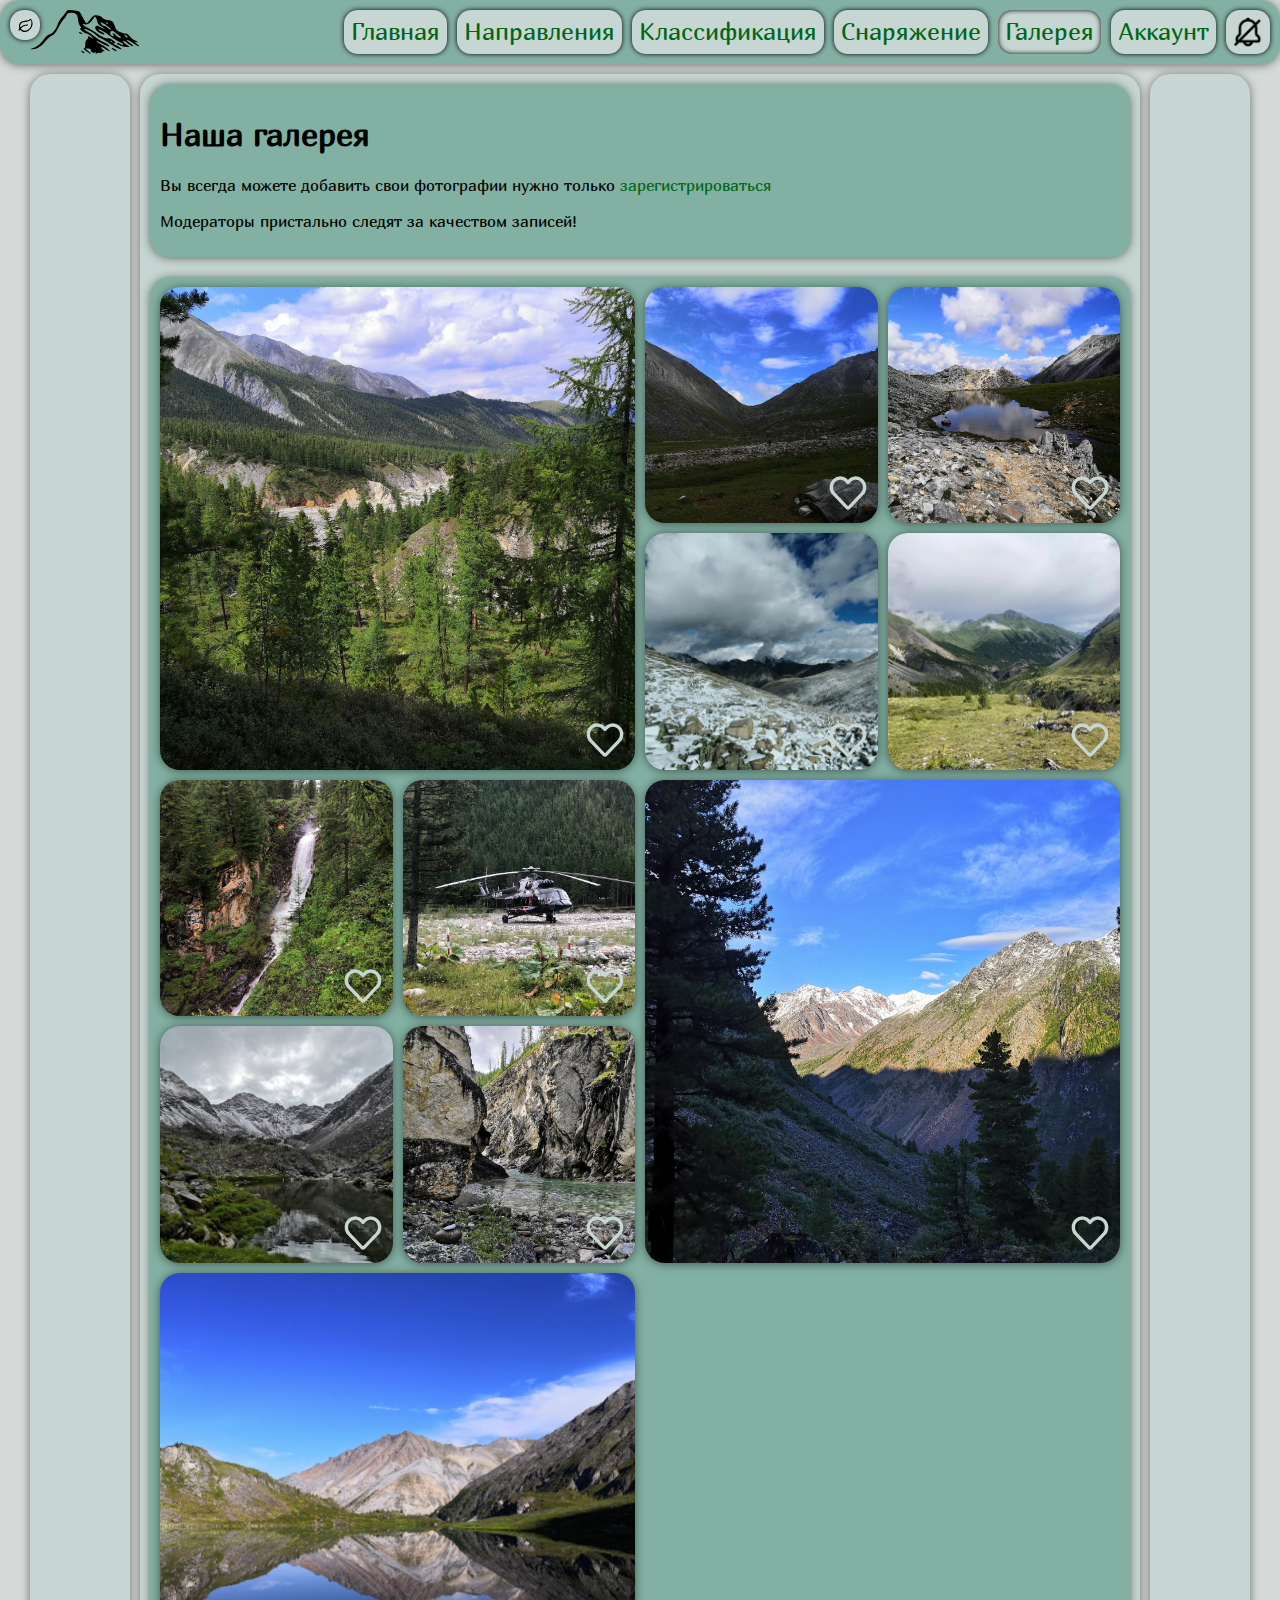
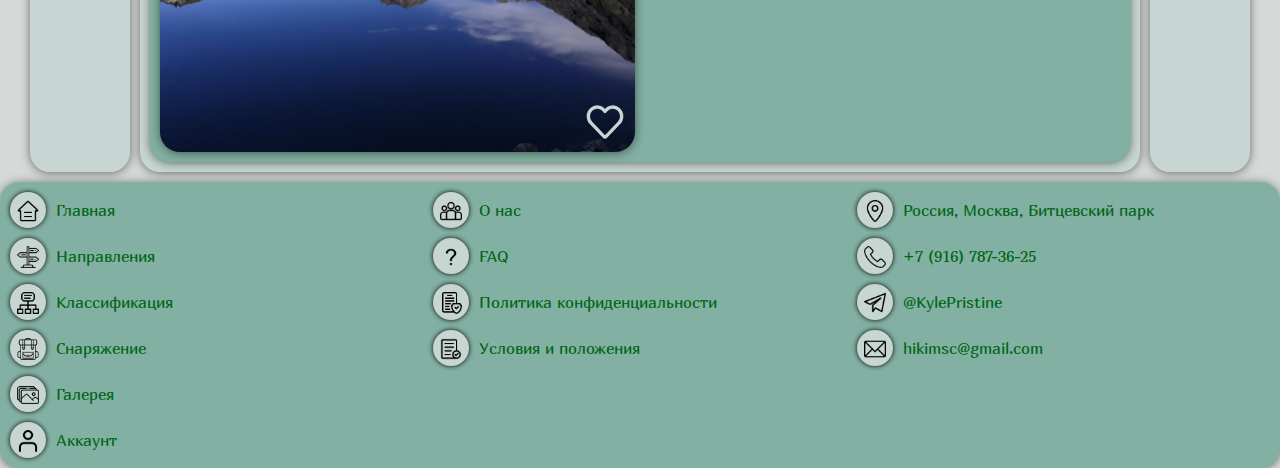
<file: gallery.html>
<!DOCTYPE html>
<html lang="ru">
    <head>
        <meta name="viewport" content="width=device-width, height=device-height, initial-scale=1.0">
        <meta charset="utf-8">
        <title>Пешеходный туризм — Галерея</title>
        <link rel="icon" href="images/main/shortcut_icon_mountain.svg"> <!--Фавикон-->
        <link rel="stylesheet" href="css/gallery-style.css"> <!--scc галереи-->
    </head>
    <body>
        <img class="button" id="leaves-toggle" src="images/main/leaf.svg">
        <header>
            <img class="header-logo" src="images/main/shortcut_icon_mountain.svg">
            <button id="menu-button" class="button"><img class="header-menu-img" src="images/main/menu-icon.png"></button>
            <nav>
                <a class="button" href="index.html"><span class="header-menu-desc">Главная</span><img class="header-menu-img" src="images/main/home_icon.png"></a>
                <a class="button" href="directions.html"><span class="header-menu-desc">Направления</span><img class="header-menu-img" src="images/main/directions_icon.png"></a>
                <a class="button" href="classify.html"><span class="header-menu-desc">Классификация</span><img class="header-menu-img" src="images/main/classify_icon.png"></a>
                <a class="button" href="equipment.html"><span class="header-menu-desc">Снаряжение</span><img class="header-menu-img" src="images/main/equipment_icon.png"></a>
                <a class="button pressed" href="#top"><span class="header-menu-desc">Галерея</span><img class="header-menu-img" src="images/main/gallery_icon.png"></a>
                <a class="button" href="accuont.html"><span class="header-menu-desc">Аккаунт</span><img class="header-menu-img" src="images/main/account_icon.png"></a>
            </nav>
            <button id="noties-button" class="button"><img class="header-menu-img" src="images/main/noties_icon.png"></button>
            <div class="noties">
            </div>
        </header>

        <div class="left-bar">
        </div>

        <main>
            <section>
                <h1>Наша галерея</h1>
                <p>Вы всегда можете добавить свои фотографии нужно только <a href="accuont.html">зарегистрироваться</a></p>
                <p>Модераторы пристально следят за качеством записей!</p>
            </section>

            <section>
                <div class="gallery">
                    <div class="post" id="post-0">
                        <img class="post-img" src="images/gallery/5cWwiLPJjbc.jpg" alt="">
                        <svg class="like-icon" viewBox="0 0 24 24" xmlns="http://www.w3.org/2000/svg"><path d="M11.4454 20.7608L3.57617 12.5663C1.35964 10.2582 1.49922 6.4736 3.87922 4.34929C6.24035 2.24181 9.82044 2.65105 11.6863 5.24171L12 5.67724L12.3137 5.24171C14.1796 2.65105 17.7596 2.24181 20.1208 4.34929C22.5008 6.4736 22.6404 10.2582 20.4238 12.5663L12.5546 20.7608C12.2483 21.0797 11.7517 21.0797 11.4454 20.7608Z" stroke-width="2" stroke-linecap="round" stroke-linejoin="round"/></svg>
                    </div>

                    <div class="post" id="post-1">
                        <img class="post-img" src="images/gallery/jdfh00wU9E.jpg" alt="">
                        <svg class="like-icon" viewBox="0 0 24 24" xmlns="http://www.w3.org/2000/svg"><path d="M11.4454 20.7608L3.57617 12.5663C1.35964 10.2582 1.49922 6.4736 3.87922 4.34929C6.24035 2.24181 9.82044 2.65105 11.6863 5.24171L12 5.67724L12.3137 5.24171C14.1796 2.65105 17.7596 2.24181 20.1208 4.34929C22.5008 6.4736 22.6404 10.2582 20.4238 12.5663L12.5546 20.7608C12.2483 21.0797 11.7517 21.0797 11.4454 20.7608Z" stroke-width="2" stroke-linecap="round" stroke-linejoin="round"/></svg>
                    </div>

                    <div class="post" id="post-2">
                        <img class="post-img" src="images/gallery/CXj0nTEHgd0.jpg" alt="">
                        <svg class="like-icon" viewBox="0 0 24 24" xmlns="http://www.w3.org/2000/svg"><path d="M11.4454 20.7608L3.57617 12.5663C1.35964 10.2582 1.49922 6.4736 3.87922 4.34929C6.24035 2.24181 9.82044 2.65105 11.6863 5.24171L12 5.67724L12.3137 5.24171C14.1796 2.65105 17.7596 2.24181 20.1208 4.34929C22.5008 6.4736 22.6404 10.2582 20.4238 12.5663L12.5546 20.7608C12.2483 21.0797 11.7517 21.0797 11.4454 20.7608Z" stroke-width="2" stroke-linecap="round" stroke-linejoin="round"/></svg>
                    </div>

                    <div class="post" id="post-3">
                        <img class="post-img" src="images/gallery/IMG20230817160701.jpg" alt="">
                        <svg class="like-icon" viewBox="0 0 24 24" xmlns="http://www.w3.org/2000/svg"><path d="M11.4454 20.7608L3.57617 12.5663C1.35964 10.2582 1.49922 6.4736 3.87922 4.34929C6.24035 2.24181 9.82044 2.65105 11.6863 5.24171L12 5.67724L12.3137 5.24171C14.1796 2.65105 17.7596 2.24181 20.1208 4.34929C22.5008 6.4736 22.6404 10.2582 20.4238 12.5663L12.5546 20.7608C12.2483 21.0797 11.7517 21.0797 11.4454 20.7608Z" stroke-width="2" stroke-linecap="round" stroke-linejoin="round"/></svg>
                    </div>

                    <div class="post" id="post-4">
                        <img class="post-img" src="images/gallery/IMG_7166.jpg" alt="">
                        <svg class="like-icon" viewBox="0 0 24 24" xmlns="http://www.w3.org/2000/svg"><path d="M11.4454 20.7608L3.57617 12.5663C1.35964 10.2582 1.49922 6.4736 3.87922 4.34929C6.24035 2.24181 9.82044 2.65105 11.6863 5.24171L12 5.67724L12.3137 5.24171C14.1796 2.65105 17.7596 2.24181 20.1208 4.34929C22.5008 6.4736 22.6404 10.2582 20.4238 12.5663L12.5546 20.7608C12.2483 21.0797 11.7517 21.0797 11.4454 20.7608Z" stroke-width="2" stroke-linecap="round" stroke-linejoin="round"/></svg>
                    </div>

                    <div class="post" id="post-5">
                        <img class="post-img" src="images/gallery/VHM6VnpO3yQ.jpg" alt="">
                        <svg class="like-icon" viewBox="0 0 24 24" xmlns="http://www.w3.org/2000/svg"><path d="M11.4454 20.7608L3.57617 12.5663C1.35964 10.2582 1.49922 6.4736 3.87922 4.34929C6.24035 2.24181 9.82044 2.65105 11.6863 5.24171L12 5.67724L12.3137 5.24171C14.1796 2.65105 17.7596 2.24181 20.1208 4.34929C22.5008 6.4736 22.6404 10.2582 20.4238 12.5663L12.5546 20.7608C12.2483 21.0797 11.7517 21.0797 11.4454 20.7608Z" stroke-width="2" stroke-linecap="round" stroke-linejoin="round"/></svg>
                    </div>

                    <div class="post" id="post-6">
                        <img class="post-img" src="images/gallery/IMG_7177.jpg" alt="">
                        <svg class="like-icon" viewBox="0 0 24 24" xmlns="http://www.w3.org/2000/svg"><path d="M11.4454 20.7608L3.57617 12.5663C1.35964 10.2582 1.49922 6.4736 3.87922 4.34929C6.24035 2.24181 9.82044 2.65105 11.6863 5.24171L12 5.67724L12.3137 5.24171C14.1796 2.65105 17.7596 2.24181 20.1208 4.34929C22.5008 6.4736 22.6404 10.2582 20.4238 12.5663L12.5546 20.7608C12.2483 21.0797 11.7517 21.0797 11.4454 20.7608Z" stroke-width="2" stroke-linecap="round" stroke-linejoin="round"/></svg>
                    </div>

                    <div class="post" id="post-7">
                        <img class="post-img" src="images/gallery/LotYMMis4Yk.jpg" alt="">
                        <svg class="like-icon" viewBox="0 0 24 24" xmlns="http://www.w3.org/2000/svg"><path d="M11.4454 20.7608L3.57617 12.5663C1.35964 10.2582 1.49922 6.4736 3.87922 4.34929C6.24035 2.24181 9.82044 2.65105 11.6863 5.24171L12 5.67724L12.3137 5.24171C14.1796 2.65105 17.7596 2.24181 20.1208 4.34929C22.5008 6.4736 22.6404 10.2582 20.4238 12.5663L12.5546 20.7608C12.2483 21.0797 11.7517 21.0797 11.4454 20.7608Z" stroke-width="2" stroke-linecap="round" stroke-linejoin="round"/></svg>
                    </div>

                    <div class="post" id="post-8">
                        <img class="post-img" src="images/gallery/NGFK1_J39i0.jpg" alt="">
                        <svg class="like-icon" viewBox="0 0 24 24" xmlns="http://www.w3.org/2000/svg"><path d="M11.4454 20.7608L3.57617 12.5663C1.35964 10.2582 1.49922 6.4736 3.87922 4.34929C6.24035 2.24181 9.82044 2.65105 11.6863 5.24171L12 5.67724L12.3137 5.24171C14.1796 2.65105 17.7596 2.24181 20.1208 4.34929C22.5008 6.4736 22.6404 10.2582 20.4238 12.5663L12.5546 20.7608C12.2483 21.0797 11.7517 21.0797 11.4454 20.7608Z" stroke-width="2" stroke-linecap="round" stroke-linejoin="round"/></svg>
                    </div>

                    <div class="post" id="post-9">
                        <img class="post-img" src="images/gallery/S_n_dQyllgg.jpg" alt="">
                        <svg class="like-icon" viewBox="0 0 24 24" xmlns="http://www.w3.org/2000/svg"><path d="M11.4454 20.7608L3.57617 12.5663C1.35964 10.2582 1.49922 6.4736 3.87922 4.34929C6.24035 2.24181 9.82044 2.65105 11.6863 5.24171L12 5.67724L12.3137 5.24171C14.1796 2.65105 17.7596 2.24181 20.1208 4.34929C22.5008 6.4736 22.6404 10.2582 20.4238 12.5663L12.5546 20.7608C12.2483 21.0797 11.7517 21.0797 11.4454 20.7608Z" stroke-width="2" stroke-linecap="round" stroke-linejoin="round"/></svg>
                    </div>

                    <div class="post" id="post-10">
                        <img class="post-img" src="images/gallery/tUcpR_93BJk.jpg" alt="">
                        <svg class="like-icon" viewBox="0 0 24 24" xmlns="http://www.w3.org/2000/svg"><path d="M11.4454 20.7608L3.57617 12.5663C1.35964 10.2582 1.49922 6.4736 3.87922 4.34929C6.24035 2.24181 9.82044 2.65105 11.6863 5.24171L12 5.67724L12.3137 5.24171C14.1796 2.65105 17.7596 2.24181 20.1208 4.34929C22.5008 6.4736 22.6404 10.2582 20.4238 12.5663L12.5546 20.7608C12.2483 21.0797 11.7517 21.0797 11.4454 20.7608Z" stroke-width="2" stroke-linecap="round" stroke-linejoin="round"/></svg>
                    </div>

                    <script src="js/like-script.js"></script>
                </div>
            </section>
        </main>
        
        <div class="right-bar">
        </div>

        <footer>
            <div class="footer-list">
                <a href="index.html#top"><div class="button footer-button"><img class="footer-icon" src="images/main/home_icon.png"></div>Главная</a>
                <a href="directions.html"><div class="button footer-button"><img class="footer-icon" src="images/main/directions_icon.png"></div>Направления</a>
                <a href="classify.html"><div class="button footer-button"><img class="footer-icon" src="images/main/classify_icon.png"></div>Классификация</a>
                <a href="equipment.html"><div class="button footer-button"><img class="footer-icon" src="images/main/equipment_icon.png"></div>Снаряжение</a>
                <a href="gallery.html"><div class="button footer-button"><img class="footer-icon" src="images/main/gallery_icon.png"></div>Галерея</a>
                <a href="accuont.html"><div class="button footer-button"><img class="footer-icon" src="images/main/account_icon.png"></div>Аккаунт</a>
            </div>
            <div class="footer-list">
                <a href="index.html#about"><div class="button footer-button"><img class="footer-icon" src="images/main/about_icon.png"></div>О нас</a>
                <a><div class="button footer-button"><img class="footer-icon" src="images/main/faq_icon.png"></div>FAQ</a>
                <a><div class="button footer-button"><img class="footer-icon" src="images/main/privacy_policy_icon.png"></div>Политика конфиденциальности</a>
                <a><div class="button footer-button"><img class="footer-icon" src="images/main/terms_and_conditions_icon.png"></div>Условия и положения</a>
            </div>
            <div class="footer-list">
                <a><div class="button footer-button"><img class="footer-icon" src="images/main/map_icon.png"></div>Россия, Москва, Битцевский парк</a>
                <a href="tel:89167873625"><div class="button footer-button"><img class="footer-icon" src="images/main/cell_icon.png"></div>+7 (916) 787-36-25</a>
                <a href="https://t.me/KylePristine"><div class="button footer-button"><img class="footer-icon" src="images/main/telegram_icon.png"></div>@KylePristine</a>
                <a href="mailto:hikimsc@gmail.com"><div class="button footer-button"><img  class="footer-icon" src="images/main/email_icon.png"></div>hikimsc@gmail.com</a>
            </div>
        </footer>

        <script src="js/show-menu.js"></script>
        <script src="js/show-noties.js"></script>
        <script src="js/leaf-trace.js"></script>
    </body>
</html>
</file>
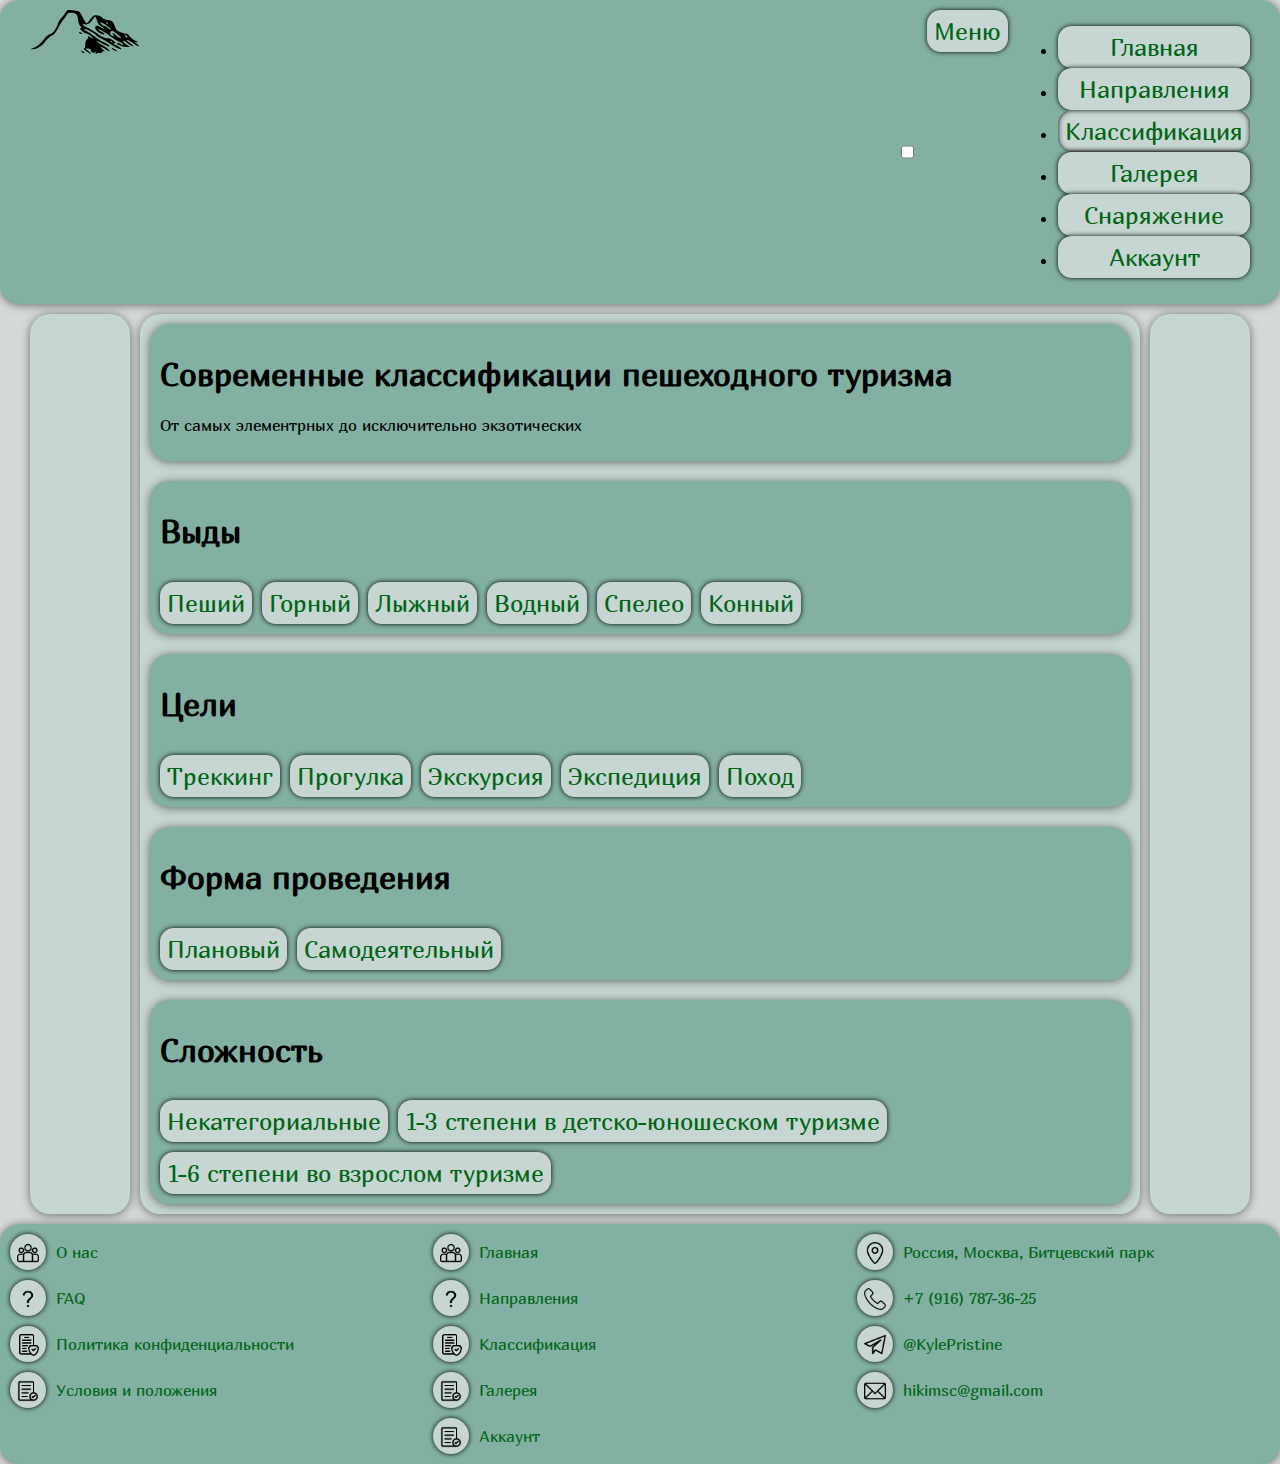
<file: html/classify.html>
<!DOCTYPE html>
<html lang="ru">
    <head>
        <meta name="viewport" content="width=device-width, height=device-height, initial-scale=1.0">
        <meta charset="utf-8">
        <title>Пешеходный туризм — Классификация</title>
        <link rel="icon" href="../images/main/shortcut_icon_mountain.svg"> <!--Фавикон-->
        <link rel="stylesheet" href="../css/classify-style.css"> <!--scc классификации-->
    </head>
    <body>
        <header> <!--Хедер-->
            <nav> <!--Навигация-->
                <img class="header-logo" src="../images/main/shortcut_icon_mountain.svg">
                <input id="menu-toggle" type="checkbox">
                <label class="menu-button-container" for="menu-toggle">
                    <div class="button menu-button">Меню</div>
                </label>
                <ul class="menu">
                    <li><a class="button" href="../html/index.html">Главная</a></li>
                    <li><a class="button" href="../html/directions.html">Направления</a></li>
                    <li><a class="button pressed" href="#top">Классификация</a></li>
                    <li><a class="button" href="../html/gallery.html">Галерея</a></li>
                    <li><a class="button" href="../html/equipment.html">Снаряжение</a></li>
                    <li><a class="button" href="../html/accuont.html">Аккаунт</a></li>
                </ul>
            </nav>
        </header>

        <div class="left-bar">
        </div>
        
        <main>
            <section>
                <h1>Современные классификации пешеходного туризма</h1>
                <p>От самых элементрных до исключительно экзотических</p>
            </section>

            <section class="classify-container">
                <h1>Выды</h1>
                <div class="classify-list">
                    <button class="button classify-button">
                        Пеший
                        <div class="classify-desc">На своих ногах.</div>
                    </button>
                    
                    <button class="button classify-button">
                        Горный
                        <div class="classify-desc">В скалолазном снаряжении.</div>
                    </button>

                    <button class="button classify-button">
                        Лыжный
                        <div class="classify-desc">На лыжах. И не обязательно зимой.</div>
                    </button>

                    <button class="button classify-button">
                        Водный
                        <div class="classify-desc">На байдарках или катамаранах.</div>
                    </button>

                    <button class="button classify-button">
                        Спелео
                        <div class="classify-desc">В пещерах.</div>
                    </button>

                    <button class="button classify-button">
                        Конный
                        <div class="classify-desc">На конях.</div>
                    </button>
                </div>
            </section>

            <section class="classify-container">
                <h1>Цели</h1>
                <div class="classify-list">
                    <button class="button classify-button">
                        Треккинг
                        <div class="classify-desc">Туристическое путешествие пешком в местах, где отсутствуют современные виды транспорта, с целью осмотра природных и культурных достопримечательностей. Иначе говоря, это самодеятельный пеший поход в горах самоцелью которого не является преодоление естественных препятствий.</div>
                    </button>
                    
                    <button class="button classify-button">
                        Прогулка
                        <div class="classify-desc">Передвижение на местности с познавательной, оздоровительной целью, закаливание организма. В зависимости от времени года и подготовленность человека, прогулки могут быть пешие, лыжные, велосипедные, лодочные. Это самая простая и доступная кратковременная форма туризма.</div>
                    </button>

                    <button class="button classify-button">
                        Экскурсия
                        <div class="classify-desc">Коллективное посещение определённых объектов с познавательной или научной целью. Экскурсии также преследуют цель расширения кругозора, общего культурного развития человека.</div>
                    </button>

                    <button class="button classify-button">
                        Экспедиция
                        <div class="classify-desc">Организованное многодневное в малоисследованный район, которое осуществляется со специальными исследовательскими целями.</div>
                    </button>

                    <button class="button classify-button">
                        Поход
                        <div class="classify-desc">Путешествие с активным способом передвижения в отдалённых от места жительства районах, осуществляемое с образовательной, оздоровительной, спортивной, исследовательской целью. Это групповое или индивидуальное мероприятие, связанное с перемещением по некому маршруту в рекреационных целях.</div>
                    </button>
                </div>
            </section>

            <section class="classify-container">
                <h1>Форма проведения</h1>
                <div class="classify-list">
                    <button class="button classify-button">
                        Плановый
                        <div class="classify-desc">При плановым туризме участники похода двигаются по заранее намеченному маршруту, который включает в себя гостиницы или турбазы, где им предоставляют ночлег, питание, экскурсионное обслуживание.</div>
                    </button>
                    
                    <button class="button classify-button">
                        Cамодеятельный
                        <div class="classify-desc">В самодеятельном туризме путешествие строится целиком или частично на самообслуживании. Туристы сами намечают маршрут и способ передвижения, обеспечивают себе питание, ночлег и места отдыха, намечают объекты для осмотра. Им самим приходиться оборудовать лагерные стоянки, собирать топливо для костров, готовить еду и преодолевать препятствия в пути.</div>
                    </button>
                </div>
            </section>

            <section class="classify-container">
                <h1>Сложность</h1>
                <div class="classify-list">
                    <button class="button classify-button">
                        Некатегориальные
                        <div class="classify-desc">Походы выходного дня – один или два дня.</div>
                    </button>
                    
                    <button class="button classify-button">
                        1-3 степени в детско-юношеском туризме
                        <div class="classify-desc">Походы длятся от 3 до 8 дней с протяженностью до 75 километров.</div>
                    </button>

                    <button class="button classify-button">
                        1-6 степени во взрослом туризме
                        <div class="classify-desc">Сложные, требующие подготовки и дополнительного снаряжения походы.</div>
                    </button>
                </div>
            </section>
            
        </main>
            
        <div class="right-bar">
        </div>

        <footer>
            <div class="footer-list">
                <a href="../html/index.html#about"><div class="button footer-button"><img class="footer-icon" src="../images/main/about_icon.png"></div>О нас</a>
                <a><div class="button footer-button"><img class="footer-icon" src="../images/main/faq-icon.png"></div>FAQ</a>
                <a><div class="button footer-button"><img class="footer-icon" src="../images/main/privacy_policy_icon.png"></div>Политика конфиденциальности</a>
                <a><div class="button footer-button"><img class="footer-icon" src="../images/main/terms_and_conditions_icon.png"></div>Условия и положения</a>
            </div>
            <div class="footer-list">
                <a href="../html/index.html#top"><div class="button footer-button"><img class="footer-icon" src="../images/main/about_icon.png"></div>Главная</a>
                <a href="../html/directions.html"><div class="button footer-button"><img class="footer-icon" src="../images/main/faq-icon.png"></div>Направления</a>
                <a href="../html/classify.html"><div class="button footer-button"><img class="footer-icon" src="../images/main/privacy_policy_icon.png"></div>Классификация</a>
                <a href="../html/gallery.html"><div class="button footer-button"><img class="footer-icon" src="../images/main/terms_and_conditions_icon.png"></div>Галерея</a>
                <a href="../html/accuont.html"><div class="button footer-button"><img class="footer-icon" src="../images/main/terms_and_conditions_icon.png"></div>Аккаунт</a>
            </div>
            <div class="footer-list">
                <a><div class="button footer-button"><img class="footer-icon" src="../images/main/map_icon.png"></div>Россия, Москва, Битцевский парк</a>
                <a href="tel:89167873625"><div class="button footer-button"><img class="footer-icon" src="../images/main/cell_icon.png"></div>+7 (916) 787-36-25</a>
                <a href="https://t.me/KylePristine"><div class="button footer-button"><img class="footer-icon" src="../images/main/telegram_icon.png"></div>@KylePristine</a>
                <a href="mailto:hikimsc@gmail.com"><div class="button footer-button"><img  class="footer-icon" src="../images/main/email_icon.png"></div>hikimsc@gmail.com</a>
            </div>
        </footer>

        <script src="../js/classify.js"></script>
    </body>
</html>
</file>
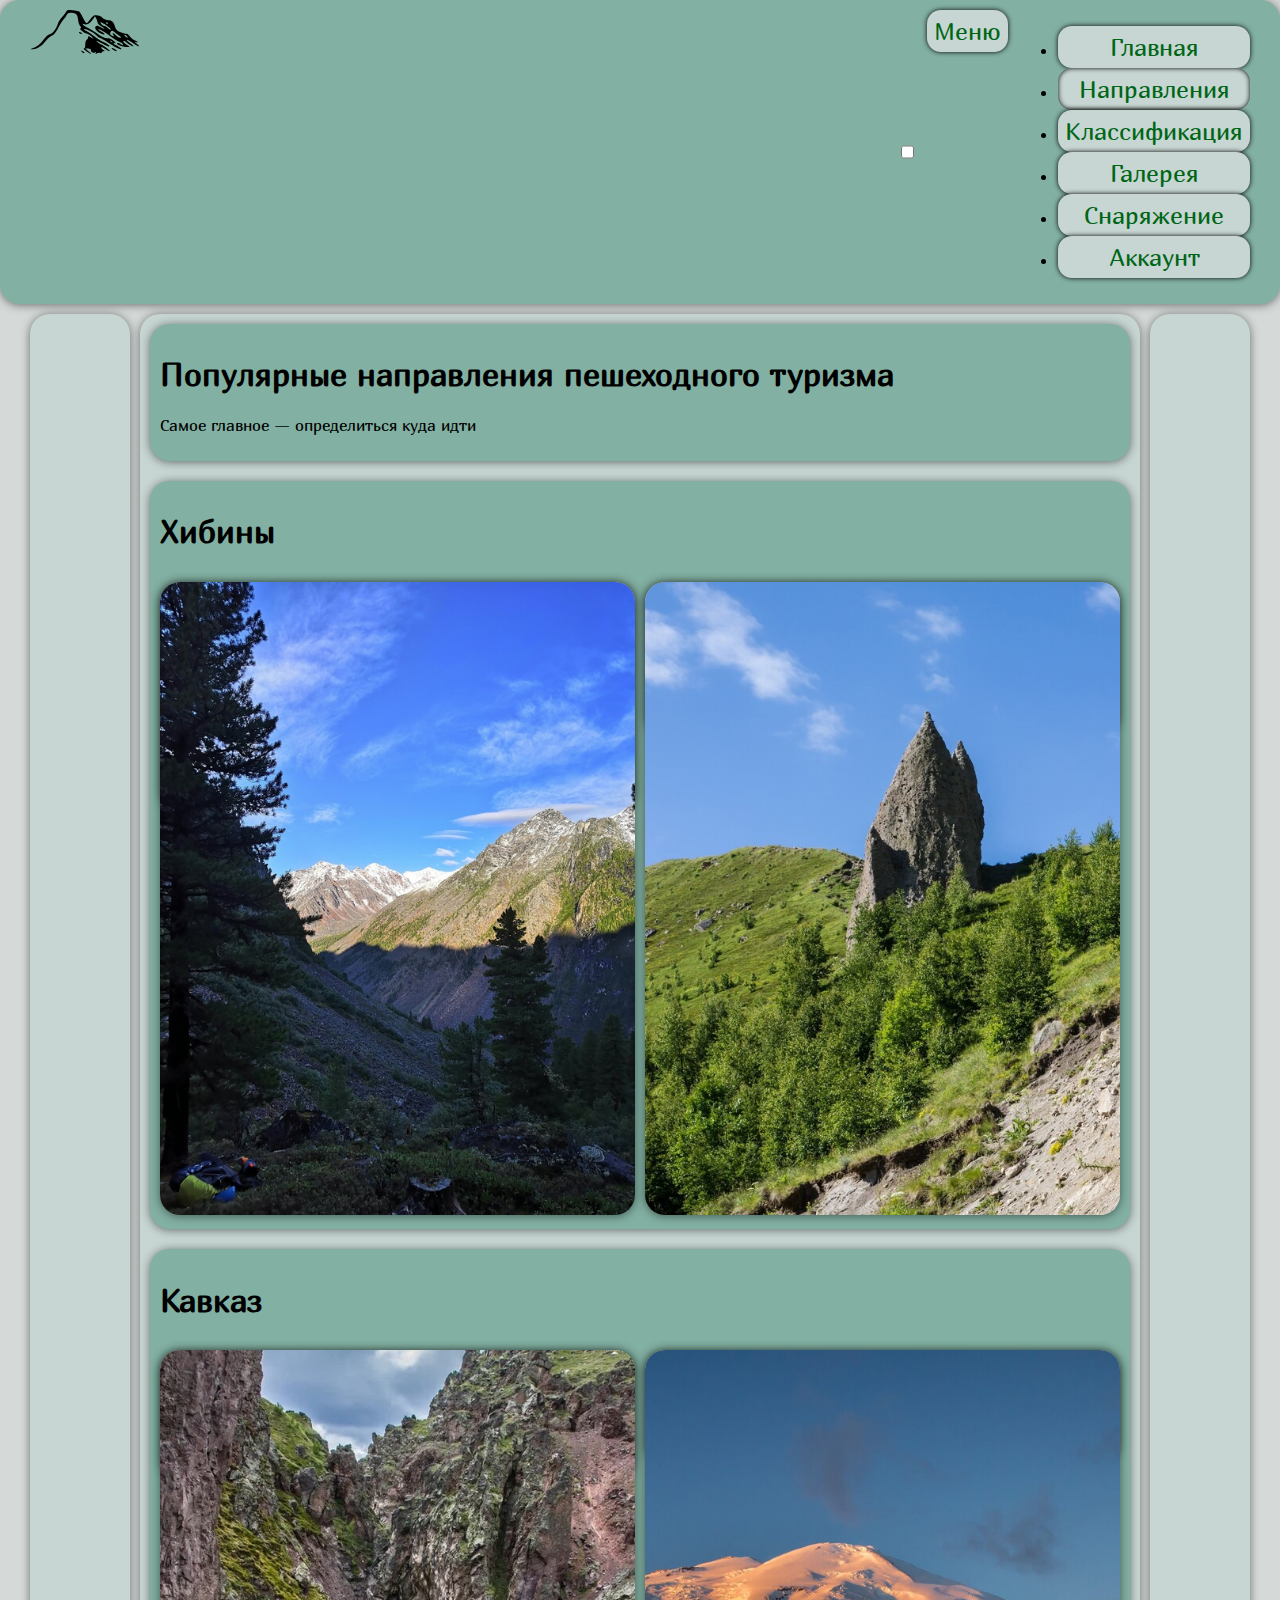
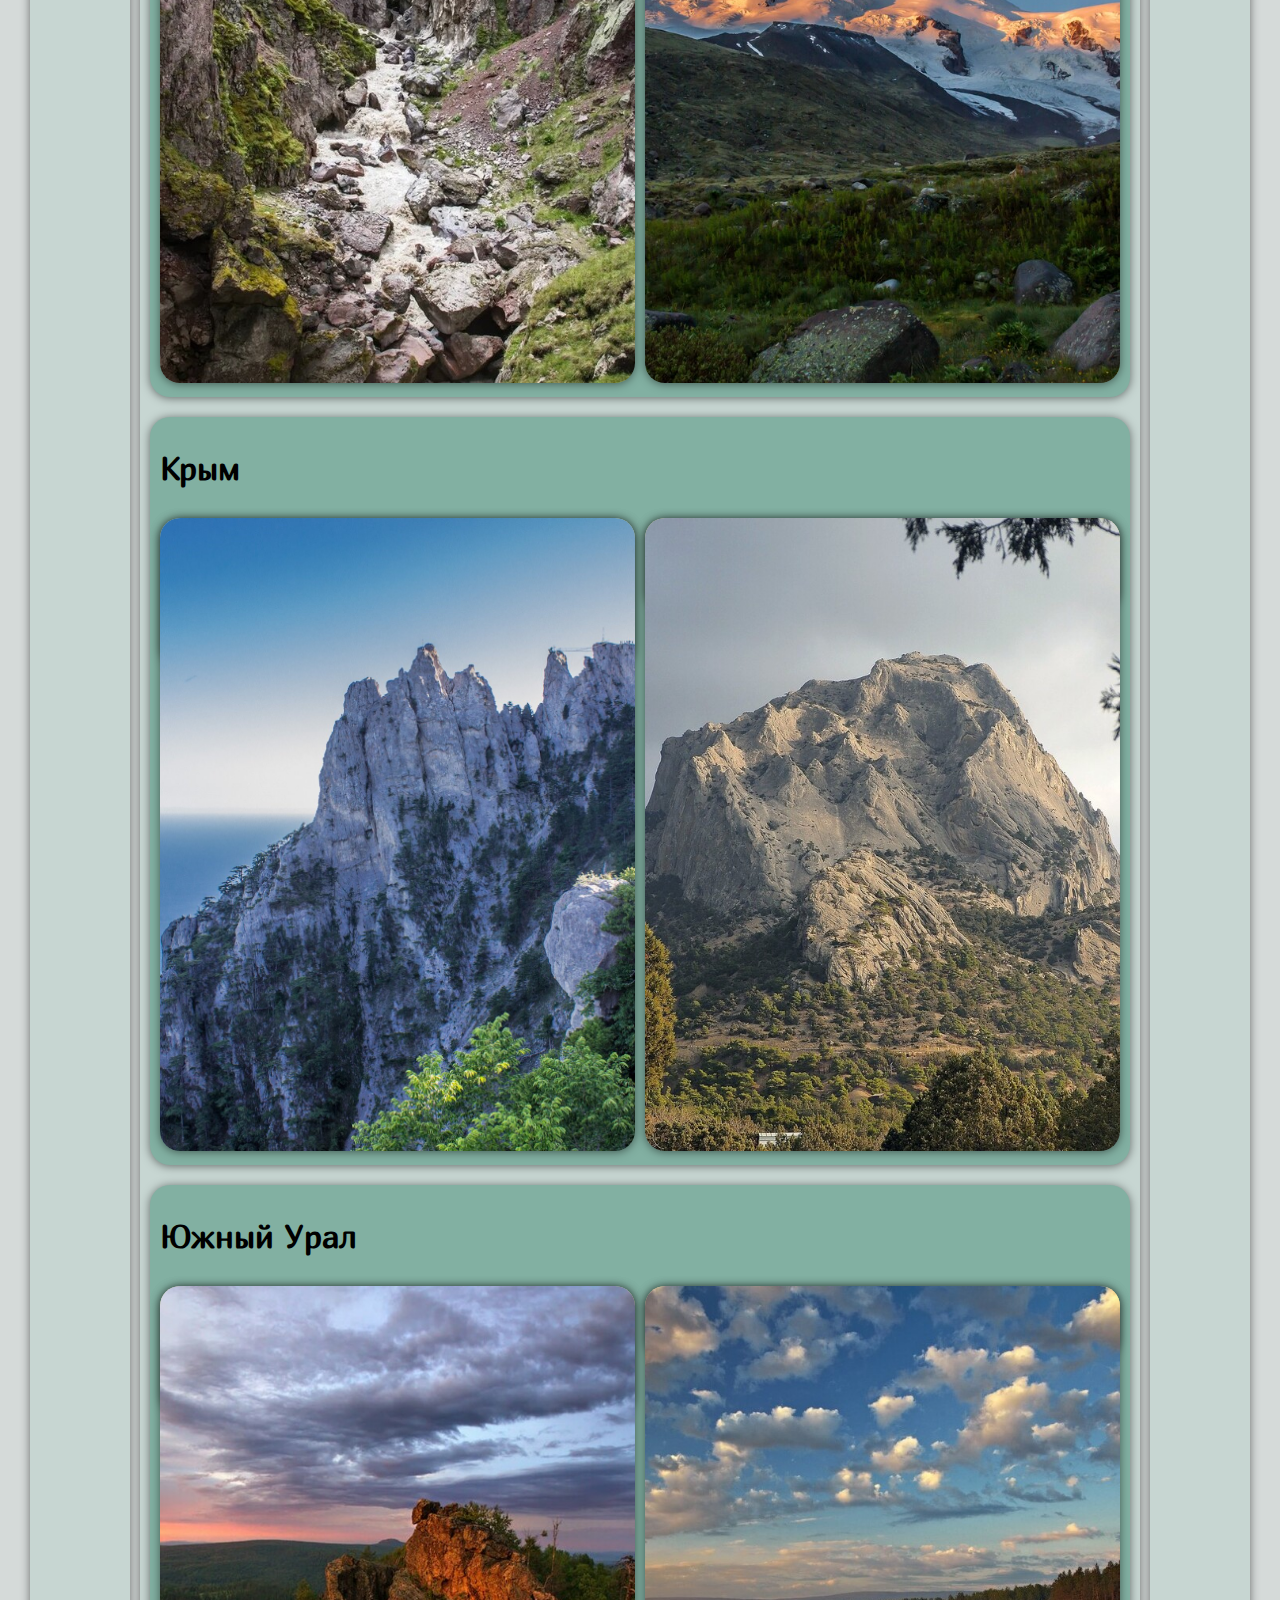
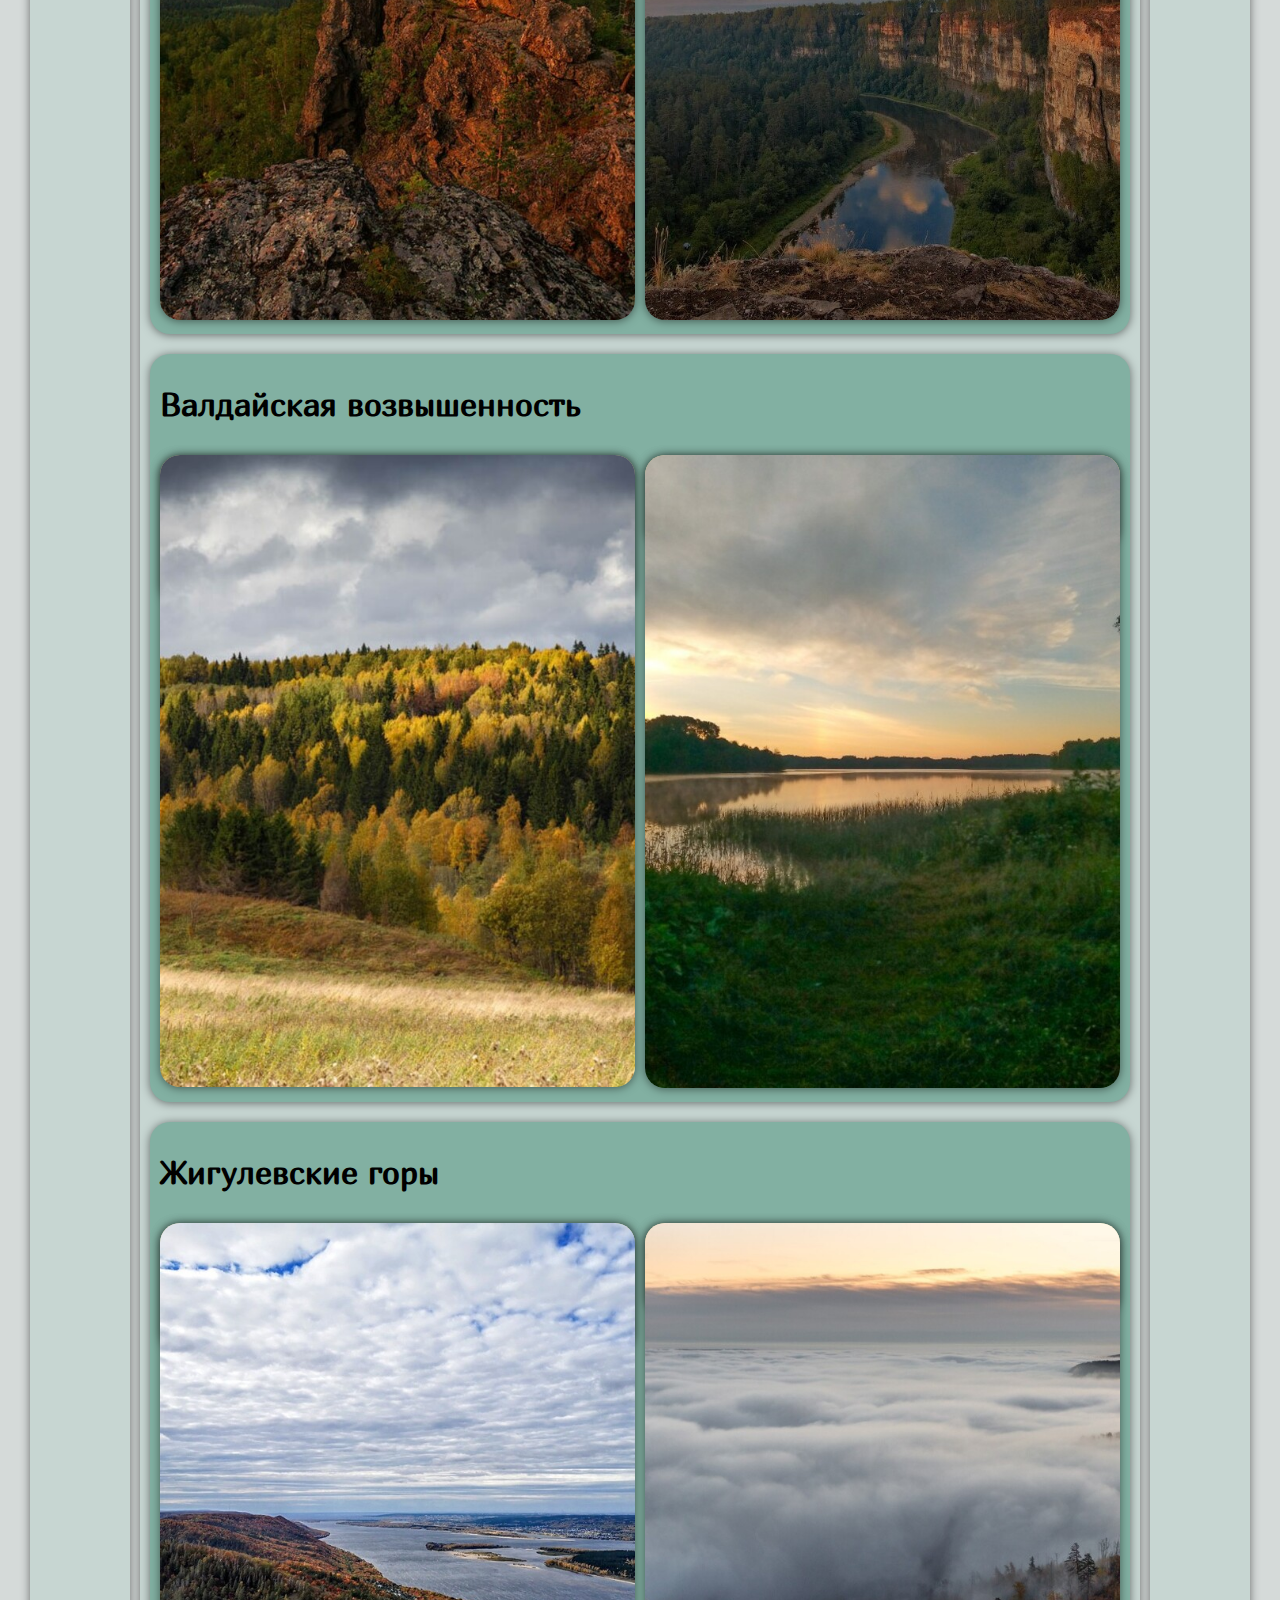
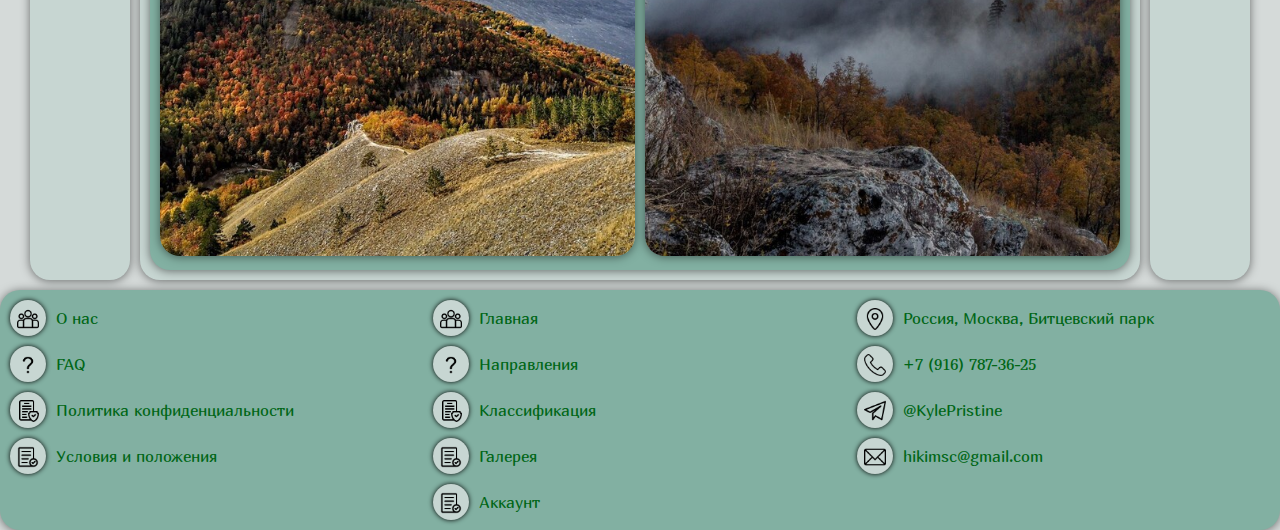
<file: html/directions.html>
<!DOCTYPE html>
<html lang="ru">
    <head>
        <meta name="viewport" content="width=device-width, height=device-height, initial-scale=1.0">
        <meta charset="utf-8">
        <title>Пешеходный туризм — Направления</title>
        <link rel="icon" href="../images/main/shortcut_icon_mountain.svg"> <!--Фавикон-->
        <link rel="stylesheet" href="../css/directions-style.css"> <!--css направлений-->
    </head>
    <body>
        <header> <!--Хедер-->
            <nav> <!--Навигация-->
                <img class="header-logo" src="../images/main/shortcut_icon_mountain.svg">

                <input id="menu-toggle" type="checkbox">
                <label class="menu-button-container" for="menu-toggle">
                    <div class="button menu-button">Меню</div>
                </label>
                <ul class="menu">
                    <li><a class="button" href="../html/index.html">Главная</a></li>
                    <li><a class="button pressed" href="#top">Направления</a></li>
                    <li><a class="button" href="../html/classify.html">Классификация</a></li>
                    <li><a class="button" href="../html/gallery.html">Галерея</a></li>
                    <li><a class="button" href="../html/equipment.html">Снаряжение</a></li>
                    <li><a class="button" href="../html/accuont.html">Аккаунт</a></li>
                </ul>
            </nav>
        </header>

        <div class="left-bar">
        </div>
                
        <main>
            <section>
                <h1>Популярные направления пешеходного туризма</h1>
                <p>Самое главное — определиться куда идти</p>
            </section>

            <section class="direction-container">
                <h1 class="direction-title">Хибины</h1>
                <div class="direction-desc">
                    <img class="direction-img" src="../images/directions/Khibiny.jpg">
                    <div class="direction-text">
                        <p>Район небольшой и поэтому все маршруты имеют кольцевой или почти кольцевой характер. В зависимости от возраста детей и опыта взрослых можно делать маршруты различной сложности.</p>
                        <p>Красивые невысокие горы, своеобразная заполярная природа. Относительно несложные перевалы, небольшая удаленность от цивилизации, много удобных мест для стоянки, есть возможность стоять базовым лагерем и делать радиальные выходы.</p>
                    </div>
                </div>
                <div class="direction-subdesc">
                    <img class="direction-img" src="../images/directions/KhibinySub.jpg">
                    <div class="direction-text">
                        <p>Очень переменчивая погода, местами очень много мошки. Тщательнее готовьте маршрут в соответствии со своими силами, перед первым посещением района важно внимательно ознакомится с отчетами о походах пройденных в этом районе в. В некоторых местах могут быть проблемы с дровами.</p>
                    </div>
                </div>
            </section>

            <section class="direction-container">
                <h1 class="direction-title">Кавказ</h1>
                <div class="direction-desc">
                    <img class="direction-img" src="../images/directions/CaucasusSub.jpg">
                    <div class="direction-text">
                        <p>Много лесных дорог и троп. Можно разработать множество интересных и несложных маршрутов.</p>
                        <p>Живописные невысокие лесистые горы. На речках и ручьях много красивых водопадов. Древние дольмены.</p>
                    </div>
                </div>
                <div class="direction-subdesc">
                    <img class="direction-img" src="../images/directions/Caucasus.jpg">
                    <div class="direction-text">
                        <p>В мае и начале лета погода может резко измениться, и возможны продолжительные дожди и холодные туманы. В мае в лесу много клещей. В часто посещаемых туристами местах могут быть проблемы с хорошими стоянками.</p>
                    </div>
                </div>
            </section>

            <section class="direction-container">
                <h1 class="direction-title">Крым</h1>
                <div class="direction-desc">
                    <img class="direction-img" src="../images/directions/Crimea.jpg">
                    <div class="direction-text">
                        <p>Район богат на интересные маршруты, в том числе несложные.</p>
                        <p>Уникальный климат, многочислен-ные исторические памятники, интересные природные объекты. Множество стоянок.</p>
                    </div>
                </div>
                <div class="direction-subdesc">
                    <img class="direction-img" src="../images/directions/CrimeaSub.jpg">
                    <div class="direction-text">
                        <p>Поборы местных лесников, также возможны проблемы с водой и дровами могут быть проблемы с хорошими стоянками.</p>
                    </div>
                </div>
            </section>

            <section class="direction-container">
                <h1 class="direction-title">Южный Урал</h1>
                <div class="direction-desc">
                    <img class="direction-img" src="../images/directions/Ural.jpg">
                    <div class="direction-text">
                        <p>Много лесных дорог и троп.</p>
                        <p>Красивые горные пейзажи, «каменные реки», «альпийские луга». Преобладает хорошая погода. Также много стоянок.</p>
                    </div>
                </div>
                <div class="direction-subdesc">
                    <img class="direction-img" src="../images/directions/UralSub.jpg">
                    <div class="direction-text">
                        <p>Маршруты достаточно протяженные. Могут возникнуть и трудности в ориентировании.</p>
                    </div>
                </div>
            </section>

            <section class="direction-container">
                <h1 class="direction-title">Валдайская возвышенность</h1>
                <div class="direction-desc">
                    <img class="direction-img" src="../images/directions/Valdai.jpg">
                    <div class="direction-text">
                        <p>Обилие лесных дорог, троп, которые часто имеют броды через многочисленные ручьи и речушки.</p>
                        <p>Много красивых озер и рек с чистой водой. Старинные монастыри, исторические памятники и много интересных природных объектов.</p>
                    </div>
                </div>
                <div class="direction-subdesc">
                    <img class="direction-img" src="../images/directions/ValdaiSub.jpg">
                    <div class="direction-text">
                        <p>Часто встречаются заболоченные места, маршрут желательно привязывать к лесным дорогам обозначенным на карте.</p>
                    </div>
                </div>
            </section>

            <section class="direction-container">
                <h1 class="direction-title">Жигулевские горы</h1>
                <div class="direction-desc">
                    <img class="direction-img" src="../images/directions/Zhiguli.jpg">
                    <div class="direction-text">
                        <p>Район удобен для кольцевых или радиальных маршрутов.</p>
                        <p>Леса, невысокие горы, красивые виды, есть скалолазные стенки, много интересных природных и исторических объектов.</p>
                    </div>
                </div>
                <div class="direction-subdesc">
                    <img class="direction-img" src="../images/directions/ZhiguliSub.jpg">
                    <div class="direction-text">
                        <p>Часть территории ограничена для посещения правилами Жигулёвского заповедника и Национального парка «Самарская Лука».</p>
                    </div>
                </div>
            </section>
        </main>

        <div class="right-bar">
        </div>

        <footer>
            <div class="footer-list">
                <a href="../html/index.html#about"><div class="button footer-button"><img class="footer-icon" src="../images/main/about_icon.png"></div>О нас</a>
                <a><div class="button footer-button"><img class="footer-icon" src="../images/main/faq-icon.png"></div>FAQ</a>
                <a><div class="button footer-button"><img class="footer-icon" src="../images/main/privacy_policy_icon.png"></div>Политика конфиденциальности</a>
                <a><div class="button footer-button"><img class="footer-icon" src="../images/main/terms_and_conditions_icon.png"></div>Условия и положения</a>
            </div>
            <div class="footer-list">
                <a href="../html/index.html#top"><div class="button footer-button"><img class="footer-icon" src="../images/main/about_icon.png"></div>Главная</a>
                <a href="../html/directions.html"><div class="button footer-button"><img class="footer-icon" src="../images/main/faq-icon.png"></div>Направления</a>
                <a href="../html/classify.html"><div class="button footer-button"><img class="footer-icon" src="../images/main/privacy_policy_icon.png"></div>Классификация</a>
                <a href="../html/gallery.html"><div class="button footer-button"><img class="footer-icon" src="../images/main/terms_and_conditions_icon.png"></div>Галерея</a>
                <a href="../html/accuont.html"><div class="button footer-button"><img class="footer-icon" src="../images/main/terms_and_conditions_icon.png"></div>Аккаунт</a>
            </div>
            <div class="footer-list">
                <a><div class="button footer-button"><img class="footer-icon" src="../images/main/map_icon.png"></div>Россия, Москва, Битцевский парк</a>
                <a href="tel:89167873625"><div class="button footer-button"><img class="footer-icon" src="../images/main/cell_icon.png"></div>+7 (916) 787-36-25</a>
                <a href="https://t.me/KylePristine"><div class="button footer-button"><img class="footer-icon" src="../images/main/telegram_icon.png"></div>@KylePristine</a>
                <a href="mailto:hikimsc@gmail.com"><div class="button footer-button"><img  class="footer-icon" src="../images/main/email_icon.png"></div>hikimsc@gmail.com</a>
            </div>
        </footer>

        <script src="../js/directions.js"></script>
    </body>
</html>
</file>
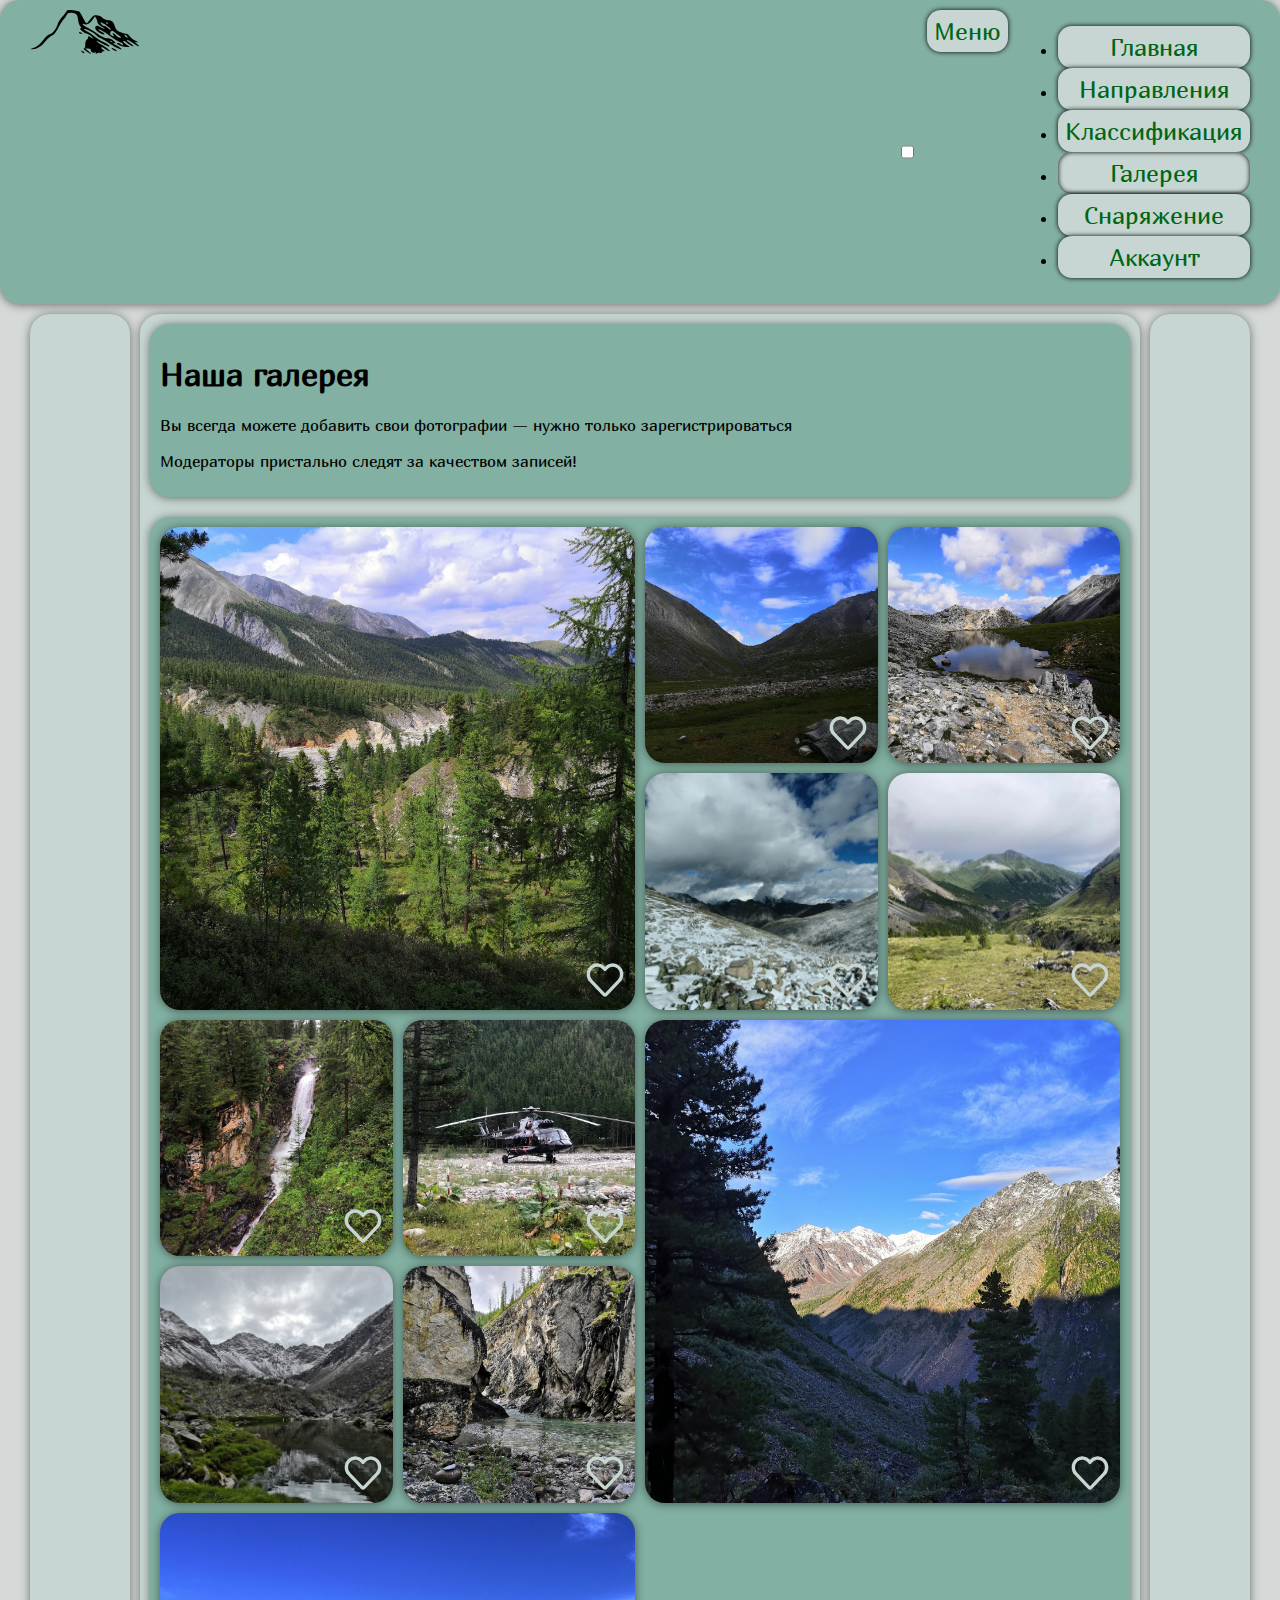
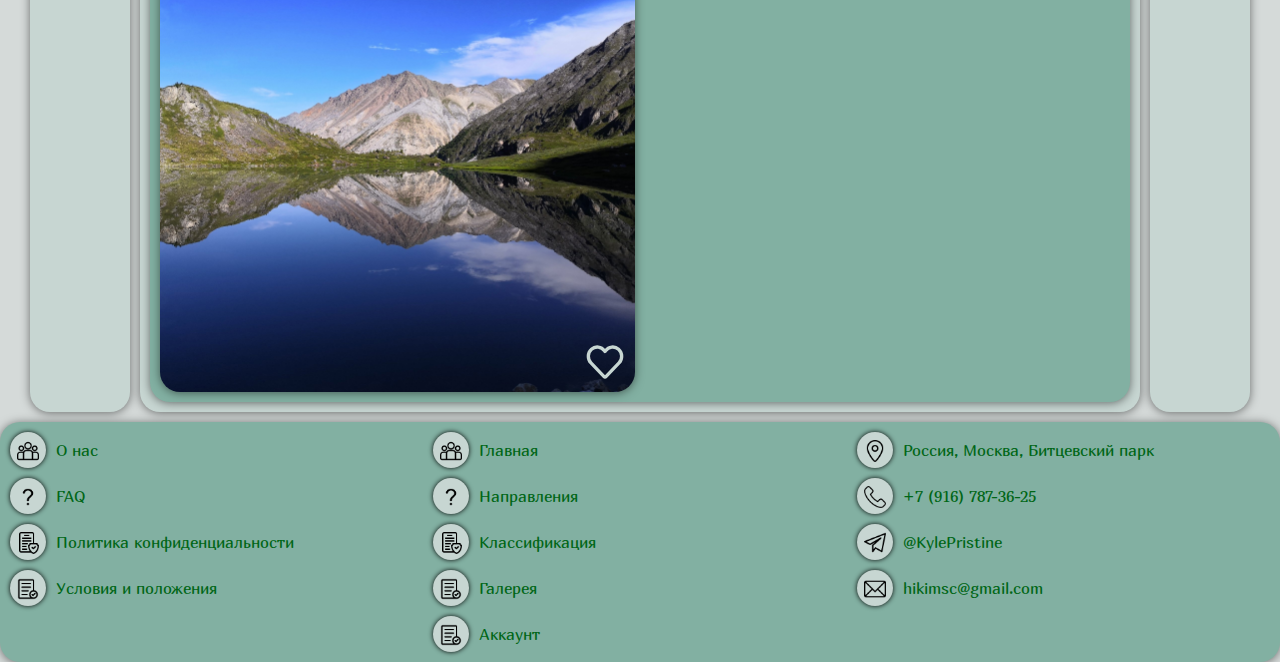
<file: html/gallery.html>
<!DOCTYPE html>
<html lang="ru">
    <head>
        <meta name="viewport" content="width=device-width, height=device-height, initial-scale=1.0">
        <meta charset="utf-8">
        <title>Пешеходный туризм — Галерея</title>
        <link rel="icon" href="../images/main/shortcut_icon_mountain.svg"> <!--Фавикон-->
        <link rel="stylesheet" href="../css/gallery-style.css"> <!--scc галереи-->
    </head>
    <body>
        <header> <!--Хедер-->
            <nav> <!--Навигация-->
                <img class="header-logo" src="../images/main/shortcut_icon_mountain.svg">

                <input id="menu-toggle" type="checkbox">
                <label class="menu-button-container" for="menu-toggle">
                    <div class="button menu-button">Меню</div>
                </label>
                <ul class="menu">
                    <li><a class="button" href="../html/index.html">Главная</a></li>
                    <li><a class="button" href="../html/directions.html">Направления</a></li>
                    <li><a class="button" href="../html/classify.html">Классификация</a></li>
                    <li><a class="button pressed" href="#top">Галерея</a></li>
                    <li><a class="button" href="../html/equipment.html">Снаряжение</a></li>
                    <li><a class="button" href="../html/accuont.html">Аккаунт</a></li>
                </ul>
            </nav>
        </header>

        <div class="left-bar">
        </div>

        <main>
            <section>
                <h1>Наша галерея</h1>
                <p>Вы всегда можете добавить свои фотографии — нужно только зарегистрироваться</p>
                <p>Модераторы пристально следят за качеством записей!</p>
            </section>

            <section>
                <div class="gallery">
                    <div class="post" id="post-0">
                        <img class="post-img" src="../images/gallery/5cWwiLPJjbc.jpg" alt="">
                        <svg class="like-icon" viewBox="0 0 24 24" xmlns="http://www.w3.org/2000/svg"><path d="M11.4454 20.7608L3.57617 12.5663C1.35964 10.2582 1.49922 6.4736 3.87922 4.34929C6.24035 2.24181 9.82044 2.65105 11.6863 5.24171L12 5.67724L12.3137 5.24171C14.1796 2.65105 17.7596 2.24181 20.1208 4.34929C22.5008 6.4736 22.6404 10.2582 20.4238 12.5663L12.5546 20.7608C12.2483 21.0797 11.7517 21.0797 11.4454 20.7608Z" stroke-width="2" stroke-linecap="round" stroke-linejoin="round"/></svg>
                    </div>

                    <div class="post" id="post-1">
                        <img class="post-img" src="../images/gallery/_jdfh00wU9E.jpg" alt="">
                        <svg class="like-icon" viewBox="0 0 24 24" xmlns="http://www.w3.org/2000/svg"><path d="M11.4454 20.7608L3.57617 12.5663C1.35964 10.2582 1.49922 6.4736 3.87922 4.34929C6.24035 2.24181 9.82044 2.65105 11.6863 5.24171L12 5.67724L12.3137 5.24171C14.1796 2.65105 17.7596 2.24181 20.1208 4.34929C22.5008 6.4736 22.6404 10.2582 20.4238 12.5663L12.5546 20.7608C12.2483 21.0797 11.7517 21.0797 11.4454 20.7608Z" stroke-width="2" stroke-linecap="round" stroke-linejoin="round"/></svg>
                    </div>

                    <div class="post" id="post-2">
                        <img class="post-img" src="../images/gallery/CXj0nTEHgd0.jpg" alt="">
                        <svg class="like-icon" viewBox="0 0 24 24" xmlns="http://www.w3.org/2000/svg"><path d="M11.4454 20.7608L3.57617 12.5663C1.35964 10.2582 1.49922 6.4736 3.87922 4.34929C6.24035 2.24181 9.82044 2.65105 11.6863 5.24171L12 5.67724L12.3137 5.24171C14.1796 2.65105 17.7596 2.24181 20.1208 4.34929C22.5008 6.4736 22.6404 10.2582 20.4238 12.5663L12.5546 20.7608C12.2483 21.0797 11.7517 21.0797 11.4454 20.7608Z" stroke-width="2" stroke-linecap="round" stroke-linejoin="round"/></svg>
                    </div>

                    <div class="post" id="post-3">
                        <img class="post-img" src="../images/gallery/IMG20230817160701.jpg" alt="">
                        <svg class="like-icon" viewBox="0 0 24 24" xmlns="http://www.w3.org/2000/svg"><path d="M11.4454 20.7608L3.57617 12.5663C1.35964 10.2582 1.49922 6.4736 3.87922 4.34929C6.24035 2.24181 9.82044 2.65105 11.6863 5.24171L12 5.67724L12.3137 5.24171C14.1796 2.65105 17.7596 2.24181 20.1208 4.34929C22.5008 6.4736 22.6404 10.2582 20.4238 12.5663L12.5546 20.7608C12.2483 21.0797 11.7517 21.0797 11.4454 20.7608Z" stroke-width="2" stroke-linecap="round" stroke-linejoin="round"/></svg>
                    </div>

                    <div class="post" id="post-4">
                        <img class="post-img" src="../images/gallery/IMG_7166.jpg" alt="">
                        <svg class="like-icon" viewBox="0 0 24 24" xmlns="http://www.w3.org/2000/svg"><path d="M11.4454 20.7608L3.57617 12.5663C1.35964 10.2582 1.49922 6.4736 3.87922 4.34929C6.24035 2.24181 9.82044 2.65105 11.6863 5.24171L12 5.67724L12.3137 5.24171C14.1796 2.65105 17.7596 2.24181 20.1208 4.34929C22.5008 6.4736 22.6404 10.2582 20.4238 12.5663L12.5546 20.7608C12.2483 21.0797 11.7517 21.0797 11.4454 20.7608Z" stroke-width="2" stroke-linecap="round" stroke-linejoin="round"/></svg>
                    </div>

                    <div class="post" id="post-5">
                        <img class="post-img" src="../images/gallery/VHM6VnpO3yQ.jpg" alt="">
                        <svg class="like-icon" viewBox="0 0 24 24" xmlns="http://www.w3.org/2000/svg"><path d="M11.4454 20.7608L3.57617 12.5663C1.35964 10.2582 1.49922 6.4736 3.87922 4.34929C6.24035 2.24181 9.82044 2.65105 11.6863 5.24171L12 5.67724L12.3137 5.24171C14.1796 2.65105 17.7596 2.24181 20.1208 4.34929C22.5008 6.4736 22.6404 10.2582 20.4238 12.5663L12.5546 20.7608C12.2483 21.0797 11.7517 21.0797 11.4454 20.7608Z" stroke-width="2" stroke-linecap="round" stroke-linejoin="round"/></svg>
                    </div>

                    <div class="post" id="post-6">
                        <img class="post-img" src="../images/gallery/IMG_7177.jpg" alt="">
                        <svg class="like-icon" viewBox="0 0 24 24" xmlns="http://www.w3.org/2000/svg"><path d="M11.4454 20.7608L3.57617 12.5663C1.35964 10.2582 1.49922 6.4736 3.87922 4.34929C6.24035 2.24181 9.82044 2.65105 11.6863 5.24171L12 5.67724L12.3137 5.24171C14.1796 2.65105 17.7596 2.24181 20.1208 4.34929C22.5008 6.4736 22.6404 10.2582 20.4238 12.5663L12.5546 20.7608C12.2483 21.0797 11.7517 21.0797 11.4454 20.7608Z" stroke-width="2" stroke-linecap="round" stroke-linejoin="round"/></svg>
                    </div>

                    <div class="post" id="post-7">
                        <img class="post-img" src="../images/gallery/LotYMMis4Yk.jpg" alt="">
                        <svg class="like-icon" viewBox="0 0 24 24" xmlns="http://www.w3.org/2000/svg"><path d="M11.4454 20.7608L3.57617 12.5663C1.35964 10.2582 1.49922 6.4736 3.87922 4.34929C6.24035 2.24181 9.82044 2.65105 11.6863 5.24171L12 5.67724L12.3137 5.24171C14.1796 2.65105 17.7596 2.24181 20.1208 4.34929C22.5008 6.4736 22.6404 10.2582 20.4238 12.5663L12.5546 20.7608C12.2483 21.0797 11.7517 21.0797 11.4454 20.7608Z" stroke-width="2" stroke-linecap="round" stroke-linejoin="round"/></svg>
                    </div>

                    <div class="post" id="post-8">
                        <img class="post-img" src="../images/gallery/NGFK1_J39i0.jpg" alt="">
                        <svg class="like-icon" viewBox="0 0 24 24" xmlns="http://www.w3.org/2000/svg"><path d="M11.4454 20.7608L3.57617 12.5663C1.35964 10.2582 1.49922 6.4736 3.87922 4.34929C6.24035 2.24181 9.82044 2.65105 11.6863 5.24171L12 5.67724L12.3137 5.24171C14.1796 2.65105 17.7596 2.24181 20.1208 4.34929C22.5008 6.4736 22.6404 10.2582 20.4238 12.5663L12.5546 20.7608C12.2483 21.0797 11.7517 21.0797 11.4454 20.7608Z" stroke-width="2" stroke-linecap="round" stroke-linejoin="round"/></svg>
                    </div>

                    <div class="post" id="post-9">
                        <img class="post-img" src="../images/gallery/S_n_dQyllgg.jpg" alt="">
                        <svg class="like-icon" viewBox="0 0 24 24" xmlns="http://www.w3.org/2000/svg"><path d="M11.4454 20.7608L3.57617 12.5663C1.35964 10.2582 1.49922 6.4736 3.87922 4.34929C6.24035 2.24181 9.82044 2.65105 11.6863 5.24171L12 5.67724L12.3137 5.24171C14.1796 2.65105 17.7596 2.24181 20.1208 4.34929C22.5008 6.4736 22.6404 10.2582 20.4238 12.5663L12.5546 20.7608C12.2483 21.0797 11.7517 21.0797 11.4454 20.7608Z" stroke-width="2" stroke-linecap="round" stroke-linejoin="round"/></svg>
                    </div>

                    <div class="post" id="post-10">
                        <img class="post-img" src="../images/gallery/tUcpR_93BJk.jpg" alt="">
                        <svg class="like-icon" viewBox="0 0 24 24" xmlns="http://www.w3.org/2000/svg"><path d="M11.4454 20.7608L3.57617 12.5663C1.35964 10.2582 1.49922 6.4736 3.87922 4.34929C6.24035 2.24181 9.82044 2.65105 11.6863 5.24171L12 5.67724L12.3137 5.24171C14.1796 2.65105 17.7596 2.24181 20.1208 4.34929C22.5008 6.4736 22.6404 10.2582 20.4238 12.5663L12.5546 20.7608C12.2483 21.0797 11.7517 21.0797 11.4454 20.7608Z" stroke-width="2" stroke-linecap="round" stroke-linejoin="round"/></svg>
                    </div>

                    <script src="../js/like-script.js"></script>
                </div>
            </section>
        </main>
        
        <div class="right-bar">
        </div>

        <footer>
            <div class="footer-list">
                <a href="../html/index.html#about"><div class="button footer-button"><img class="footer-icon" src="../images/main/about_icon.png"></div>О нас</a>
                <a><div class="button footer-button"><img class="footer-icon" src="../images/main/faq-icon.png"></div>FAQ</a>
                <a><div class="button footer-button"><img class="footer-icon" src="../images/main/privacy_policy_icon.png"></div>Политика конфиденциальности</a>
                <a><div class="button footer-button"><img class="footer-icon" src="../images/main/terms_and_conditions_icon.png"></div>Условия и положения</a>
            </div>
            <div class="footer-list">
                <a href="../html/index.html#top"><div class="button footer-button"><img class="footer-icon" src="../images/main/about_icon.png"></div>Главная</a>
                <a href="../html/directions.html"><div class="button footer-button"><img class="footer-icon" src="../images/main/faq-icon.png"></div>Направления</a>
                <a href="../html/classify.html"><div class="button footer-button"><img class="footer-icon" src="../images/main/privacy_policy_icon.png"></div>Классификация</a>
                <a href="../html/gallery.html"><div class="button footer-button"><img class="footer-icon" src="../images/main/terms_and_conditions_icon.png"></div>Галерея</a>
                <a href="../html/accuont.html"><div class="button footer-button"><img class="footer-icon" src="../images/main/terms_and_conditions_icon.png"></div>Аккаунт</a>
            </div>
            <div class="footer-list">
                <a><div class="button footer-button"><img class="footer-icon" src="../images/main/map_icon.png"></div>Россия, Москва, Битцевский парк</a>
                <a href="tel:89167873625"><div class="button footer-button"><img class="footer-icon" src="../images/main/cell_icon.png"></div>+7 (916) 787-36-25</a>
                <a href="https://t.me/KylePristine"><div class="button footer-button"><img class="footer-icon" src="../images/main/telegram_icon.png"></div>@KylePristine</a>
                <a href="mailto:hikimsc@gmail.com"><div class="button footer-button"><img  class="footer-icon" src="../images/main/email_icon.png"></div>hikimsc@gmail.com</a>
            </div>
        </footer>
    </body>
</html>
</file>
<file: css/style.css>
@import url('https://fonts.googleapis.com/css2?family=Marmelad&display=block');

* {
    --bg-color-1: #d5dad9;
    --bg-color-2: #c7d6d2;
    --color-1: #82b0a2;
    --color-2: #cdcd98;
    --color-3: #006616;
    --ac-color-1: #6ac8a9;
    --ac-color-2: #e8e87d;
    --ac-color-3: #009921;
    --tr-color-1: #88b4a640;
    --tr-color-2: #d7dba440;
    --tr-color-3: #00611540;
    --duration-1: 200ms;
    --duration-2: 500ms;
    --duration-3: 1000ms;
    --main-w: 1000px;
    --side-bar-wh: 100px;
    --shadow: 0 1px 10px #00000080;
    font-family: 'Marmelad', Georgia;
    box-sizing: border-box;
}

html {
    width: 100%;
    height: 100%;
}

body {
    margin: 0;
    display: grid;
    grid-template-rows: min-content 1fr min-content;
    grid-template-columns: 1fr auto 1fr;
    gap: 10px;
    width: 100%;
    min-height: 100%;
    min-width: 330px;
    background-color: var(--bg-color-1);
    overflow-y: scroll;
}

body::-webkit-scrollbar {
    width: 10px;
}
body::-webkit-scrollbar-track {
    background: none;
}
body::-webkit-scrollbar-thumb {
    background-color: var(--bg-color-2);
}

a {
    cursor: pointer;
    color:var(--color-3);
    text-decoration: none;
    transition: all var(--duration-1) ease-in-out;
}

a:hover {
    color: var(--ac-color-3);
}

.button {
    display: block;
    cursor: pointer;
    text-align: center;
    padding: 7px;
    font-size: 1.5em;
    border-width: 0;
    border-radius: 14px;
    background-color: var(--bg-color-2);
    transition: all var(--duration-1) ease-in-out;
    color: var(--color-3);
    box-shadow: 0 0 5px black;
}
.button:hover {
    color: var(--ac-color-3);
    box-shadow: 0 0 15px black;
    transform: scale(102%);
}
.button:active {
    color: var(--ac-color-3);
    box-shadow: 0 0 5px black;
    transform: scale(100%);
}

.pressed {
    box-shadow: 0 0 5px black inset, 0 0 0 black;
}
.pressed:hover {
    box-shadow: 0 0 0 black inset, 0 0 5px black;
}
.pressed:active {
    box-shadow: 0 0 5px black inset, 0 0 0 black;
}



header, footer {
    position: relative;
    grid-column: span 3;
    z-index: 2;
    width: 100%;
    background-color: var(--color-1);
    border-radius: 20px;
    padding: 10px;
    margin: 0;
    box-shadow: var(--shadow);
}

header {
    display: grid;
    grid-template-columns: 1fr min-content min-content;
    gap: 10px;
}

.header-logo {
    height: 44px;
    margin-left: 20px;
    margin-right: auto;
}

nav {
    display: flex;
    justify-content: flex-end;
    gap: 10px;
}

nav .header-menu-img {
    display: none;
}

.header-menu-img {
    display: block;
    height: 30px;
}

#menu-button {
    display: none;
}



.noties {
    display: flex;
    gap: 10px;
    position: absolute;
    z-index: 1;
    padding: 10px;
    margin: 0;
    border-radius: 20px;
    top: 10px;
    right: 10px;
    flex-direction: column;
    justify-content: center;
    background-color: var(--tr-color-2);
    backdrop-filter: blur(2px);
    box-shadow: 0 1px 10px #00000080;
    transform-origin: 100% 0;
    transition: all var(--duration-1) ease;
}
#noties-button ~ .noties {
    transform: scale(0);
    opacity: 0;
}
#noties-button.pressed ~ .noties {
    transform: scale(1) translate(0, 64px);
    opacity: 1;
}



.left-bar, .right-bar {
    z-index: 1;
    width: var(--side-bar-wh);
    height: 100%;
    border-radius: 20px;
    padding: 10px;
    background-color: var(--bg-color-2);
    box-shadow: var(--shadow);
}

.left-bar {
    justify-self: end;
}

.right-bar {
    justify-self: start;
}




main {
    position: relative;
    z-index: 0;
    flex: 1 0 auto;
    box-sizing: border-box;
    box-shadow: var(--shadow);
    width: 1000px;
    height: 100%;
    border-radius: 20px;
    padding: 10px;
    display: flex;
    gap: 20px;
    flex-direction: column;
    background-color: var(--bg-color-2);
}

section {
    position: relative;
    padding: 10px;
    border-radius: 20px;
    background-color: var(--color-1);
    box-shadow: var(--shadow);
}





footer {
    display: grid;
    grid-template-columns: repeat(3, 1fr);
    justify-items: start;
    gap: 10px;
}

.footer-list {
    display: flex;
    flex-direction: column;
    gap: 10px;
    padding: 0;
    margin: 0;
}

.footer-list > * {
    display: flex;
    gap: 10px;
    align-items: center;
}

.footer-button {
    position: relative;
    overflow: hidden;
    height: 1.5em;
    width: 1.5em;
    border-radius: 100%;

    &::before {
        content: '';
        position: absolute;
        top: 0;
        left: 0;
        z-index: -1;
        width: 100%;
        height: 100%;
        background: linear-gradient(var(--color-1), var(--ac-color-2));
        transform-origin: top;
        transform: scaleY(0);
        transition: all var(--duration-1) ease-in-out;
    }

    &:hover::before {
        transform: scaleY(1);
    }
}

.footer-icon {
    height: 100%;
    width: 100%;
    z-index: 1;
}

.leaves-container {
    position: absolute;
    z-index: 10;
}


#leaves-toggle {
    position: absolute;
    z-index: 11;
    top: 10px;
    left: 10px;
    width: 30px;
    height: 30px;
    cursor: pointer;
}

.leaf {
    position: absolute;
    pointer-events: none;
    --leaf-color: #5ca904;
    fill: var(--leaf-color);
    filter: drop-shadow(0 0 5px var(--leaf-color));
    transition: all 2000ms ease-in;
}

.leaf.hidden {
    fill: transparent;
    filter: drop-shadow(0 0 10px transparent);
}



@media (max-width: 1240px) {
    body {
        grid-template-rows: min-content 1fr var(--side-bar-wh) min-content;
        grid-template-columns: auto auto;
    }
    header, footer {
        grid-column: span 2;
    }
    .left-bar {
        justify-self: end;
    }
    .right-bar {
        width: 100%;
        height: var(--side-bar-wh);
        grid-column: span 2;
    }

    footer {
        grid-template-columns: repeat(2, 1fr);
    }
}





@media (max-width: 1130px) {
    body {
        grid-template-rows: min-content var(--side-bar-wh) 1fr var(--side-bar-wh) min-content;
        grid-template-columns: 1fr;
    }
    header, footer {
        grid-column: 1;
    }
    nav .header-menu-img {
        display: block;
    }
    nav .header-menu-desc {
        display: none;
    }
    .left-bar, .right-bar {
        width: 100%;
        height: var(--side-bar-wh);
        grid-column: 1;
    }
    main {
        justify-self: center;
    }
}




@media (max-width: 1020px) {
    main {
        width: 100%
    }
    footer {
        grid-template-columns: 1fr;
    }
}




@media (max-width: 620px) {
    #menu-button {
        display: block;
    }
    nav {
        display: flex;
        gap: 10px;
        position: absolute;
        z-index: 1;
        padding: 10px;
        margin: 0;
        border-radius: 20px;
        top: 10px;
        right: 10px;
        flex-direction: column;
        justify-content: center;
        background-color: var(--tr-color-2);
        backdrop-filter: blur(2px);
        box-shadow: 0 1px 10px #00000080;
        transform-origin: 100% 0;
        transition: all var(--duration-1) ease;
    }
    nav .header-menu-img {
        display: none;
    }
    nav .header-menu-desc {
        display: inline;
    }
    #menu-button ~ nav {
        transform: scale(0);
        opacity: 0;
    }
    #menu-button.pressed ~ nav {
        transform: scale(1) translate(0, 64px);
        opacity: 1;
    }
}
</file>
<file: css/classify-style.css>
@import "style.css";

.classify-container {
    display: flex;
    flex-direction: column;
    gap: 10px;
}

.classify-img {
    width: 100%;
    border-radius: 20px;
    box-shadow: var(--shadow);
}

.classify-list {
    display: flex;
    flex-direction: row;
    flex-wrap: wrap;
    gap: 10px;
}

.classify-desc {
    display: none;
}

.classify-current {
    transform-origin: 50% 50%;
    animation: show var(--duration-2) forwards;
}

@keyframes show {
    from {
        opacity: 0;
    }
    to {
        opacity: 1;
    }
}
</file>
<file: css/directions-style.css>
@import "style.css";

.direction-container {
    display: grid;
    grid-template-rows: auto 1fr;
    grid-template-columns: 1fr 1fr;
    gap: 10px;
}

.direction-title {
    grid-column: span 2;
}

.direction-desc, .direction-subdesc {
    cursor: pointer;
    position: relative;
    width: 100%;
    z-index: 1;
}

.direction-desc:hover .direction-img, .direction-subdesc:hover .direction-img {
    transform: scale(103%);
}

.direction-img {
    width: 100%;
    border-radius: 20px;
    box-shadow: var(--shadow);
    transition: all var(--duration-3) ease;
    transform: translateX(0);
    opacity: 1;
}

.direction-text {
    padding: 0 1em;
    left: 0;
    right: 0;
    top: 0;
    border-radius: 20px;
    background-color: var(--color-2);
    box-shadow: var(--shadow);
    position: absolute;
    z-index: -1;
}

.direction-desc.moved {
    z-index: 0;

    .direction-img {
        transform: translateX(102%);
        opacity: 0;
    }
}

.direction-desc.removed {
    z-index: 0;
}

.direction-subdesc.moved {
    z-index: 0;
    
    .direction-img {
        transform: translateX(-102%);
        opacity: 0;
    }
}

.direction-subdesc.removed {
    z-index: 0;
}

@media (max-width: 1000px) {
    
    .direction-container {
        grid-template-rows: auto 1fr 1fr;
        grid-template-columns: 1fr;
        gap: 10px;
    }
    
    .direction-title {
        grid-column: span 1;
    }
    
    .direction-desc.moved .direction-img {
        transform: translateY(102%);
    }
    
    .direction-subdesc.moved .direction-img {
        transform: translateY(-102%);
    }
}
</file>
<file: css/equipment-style.css>
@import "style.css";

.equipment-menu {
    --icon-wh: 100px;
    display: flex;
    flex-direction: row;
    flex-wrap: wrap;
    justify-content: space-around;
    gap: 10px;
}

.equipment-menu-img {
    box-sizing: border-box;
    width: 100%;
    height: 100%;
    padding: 10px;
}

.equipment-img {
    width: 50%;
    float: left;
}
</file>
<file: css/gallery-style.css>
@import "style.css";

.gallery {
    --count: 4;
    margin: 0;
    display: grid;
    grid-template-columns: repeat(var(--count), 1fr);
    grid-auto-flow: dense;
    gap: 10px;
}

.post {
    position: relative;
    transition: all var(--duration-2) ease-in-out;
}
.post:hover {
    transform: scale(103%);
}

.post-img {
    cursor: pointer;
    width: 100%;
    height: 100%;
    aspect-ratio: 1 / 1;
    border-radius: 20px;
    box-shadow: var(--shadow), var(--shadow) inset;
    object-fit: cover;
}

.like-icon {
    --like-color: #990018;
    cursor: pointer;
    position: absolute;
    width: 40px;
    height: 40px;
    bottom: 10px;
    right: 10px;
    transition: all var(--duration-1) ease-in-out;
    stroke: var(--bg-color-2);
    fill: transparent;

    &:hover {
        transform: scale(120%);
        stroke: var(--like-color);
    }

    &.liked {
        stroke: var(--like-color);
        filter: drop-shadow(0 0 5px var(--like-color));
        fill: var(--like-color);
    }
}

@media (max-width: 1020px) {
    .gallery {
        --count: 3;
    }
}

@media (max-width: 500px) {
    .gallery {
        --count: 2;
    }
}

#post-0 {
    grid-column: span 2;
    grid-row: span 2;
}

#post-7 {
    grid-column: span 2;
    grid-row: span 2;
}

#post-10 {
    grid-column: span 2;
    grid-row: span 2;
}
</file>
